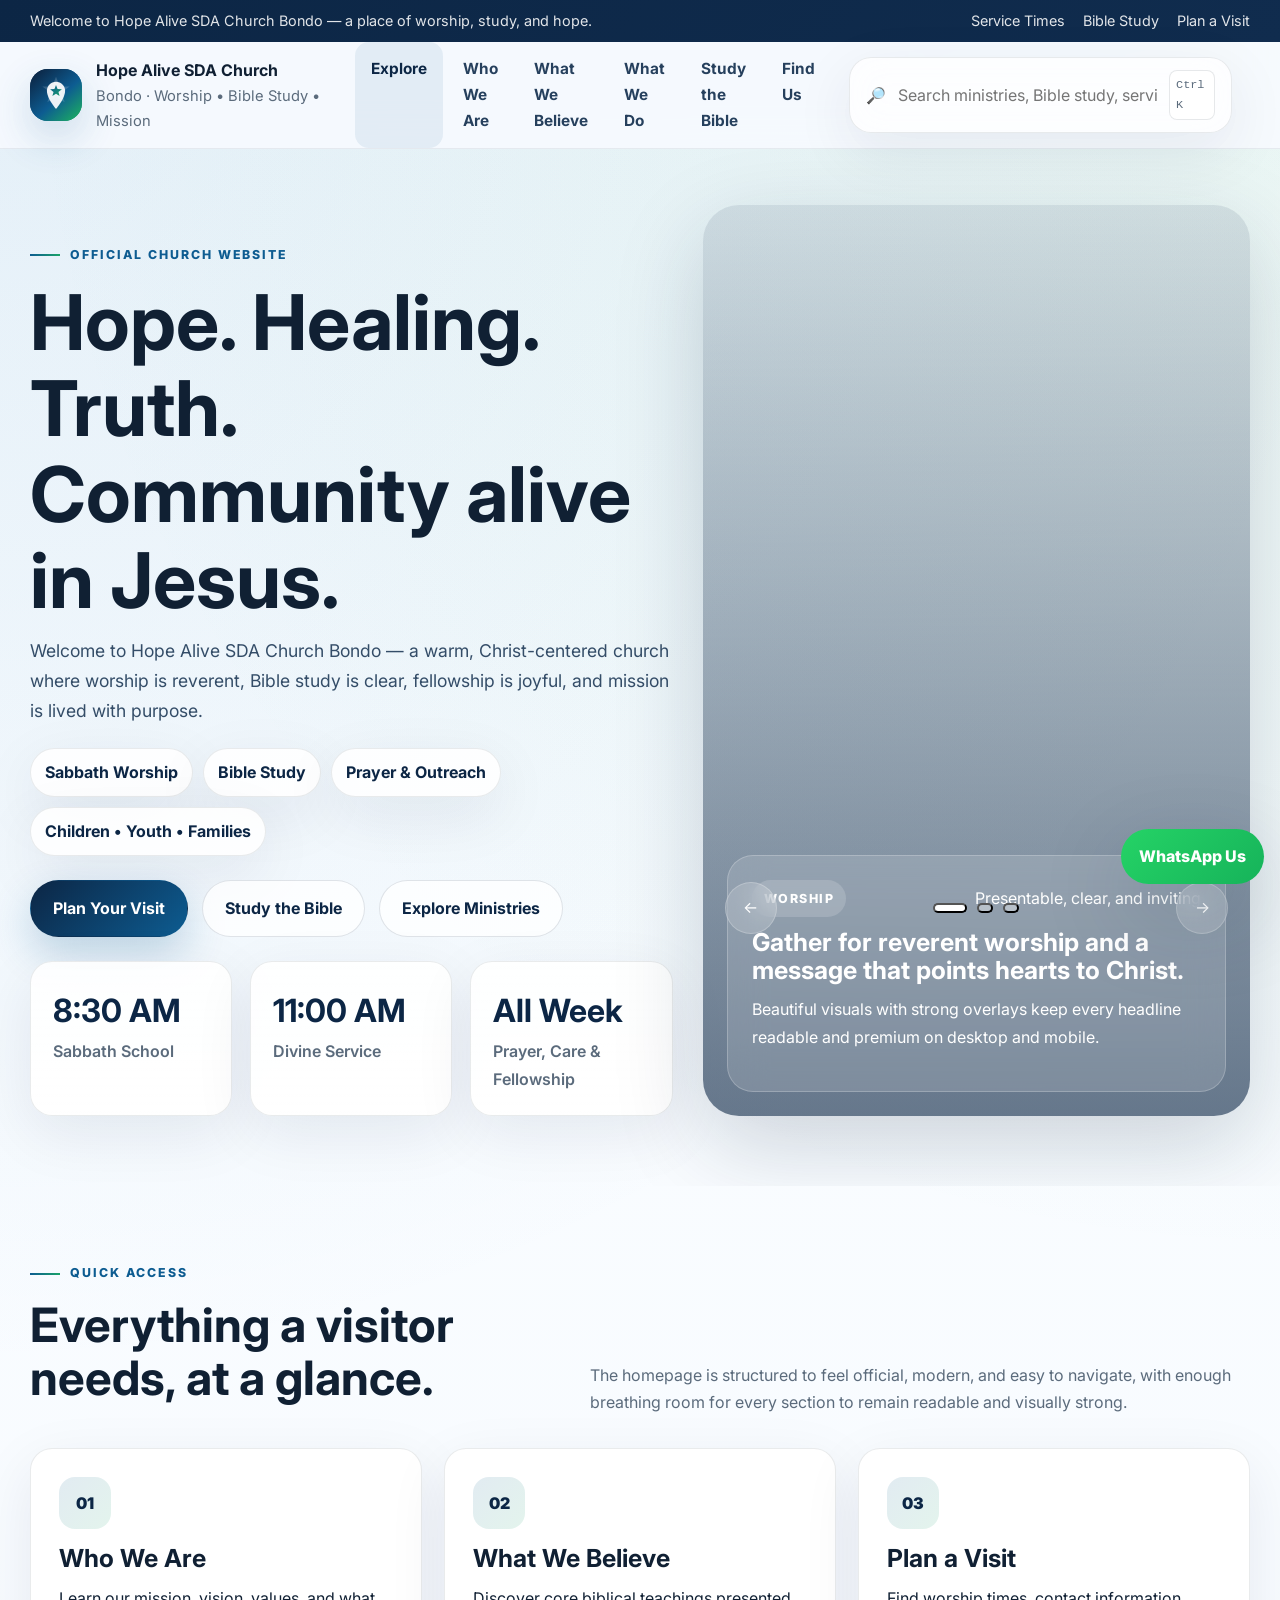
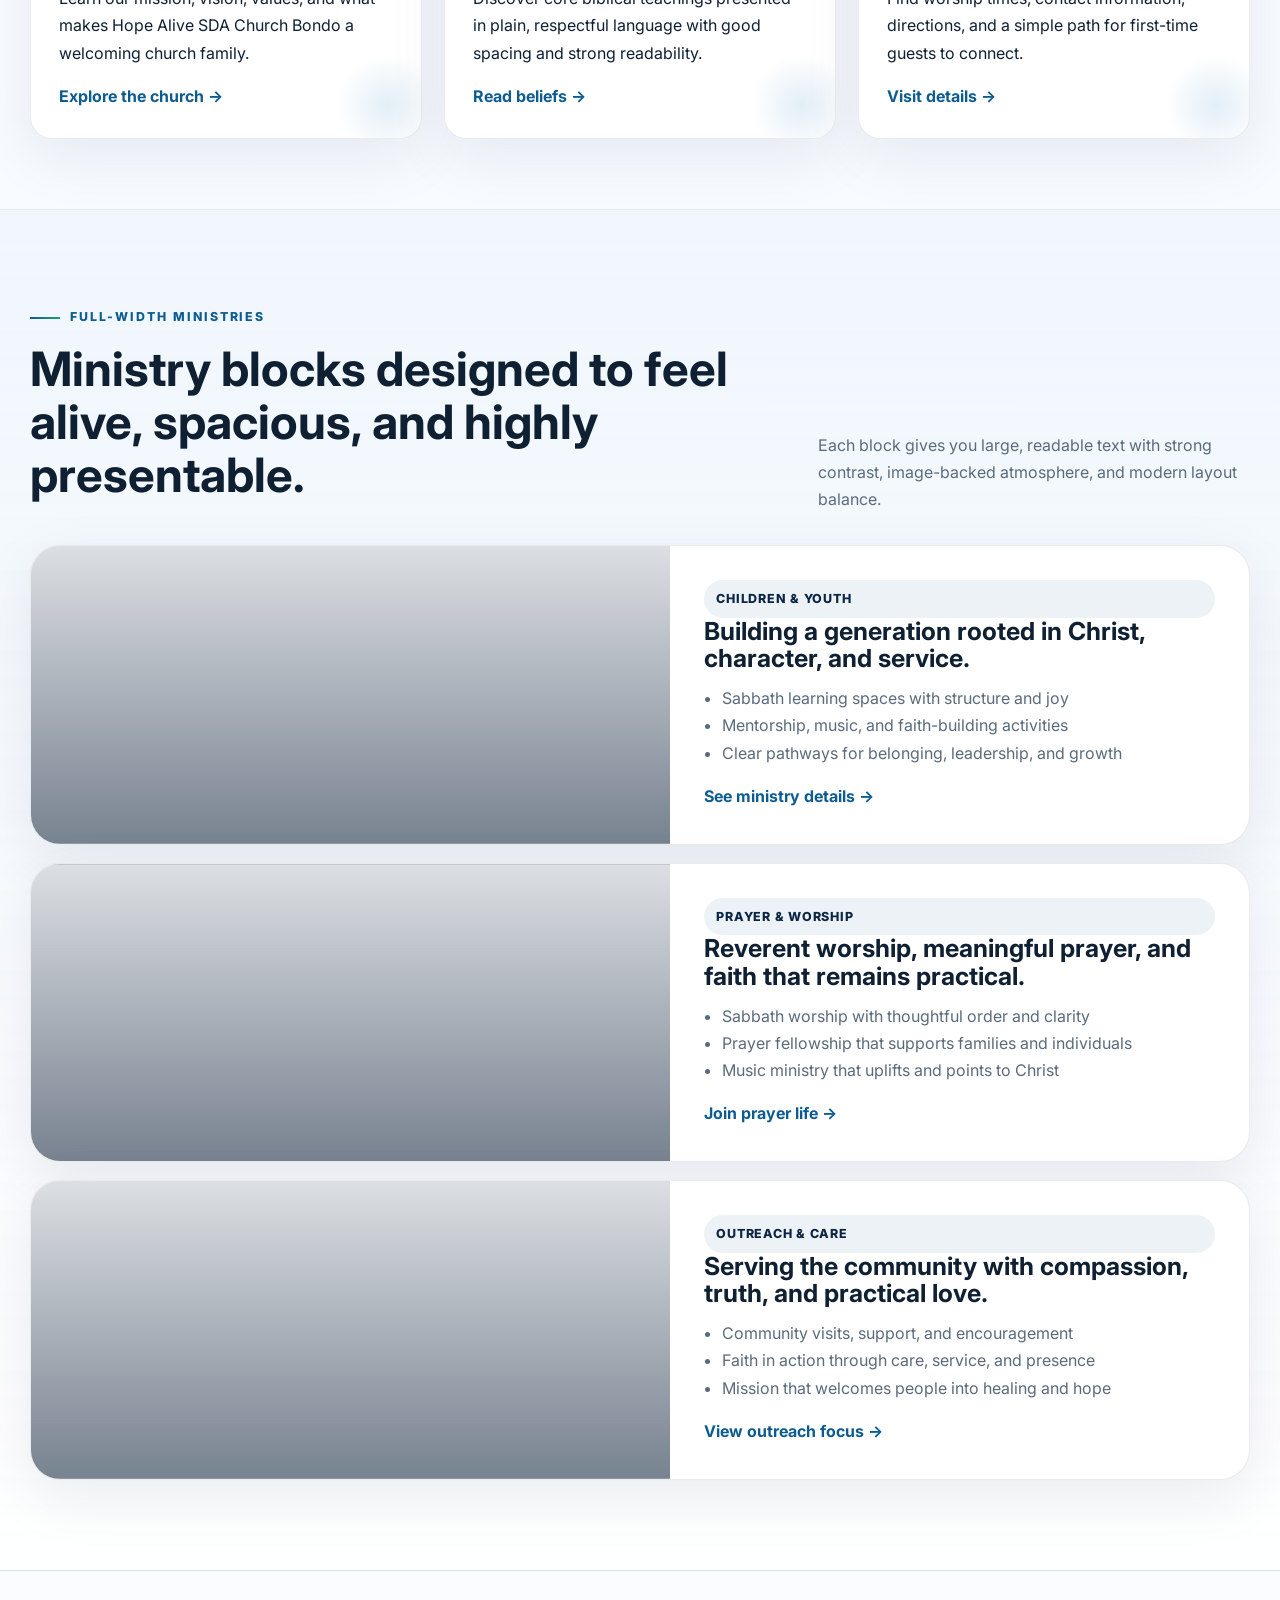
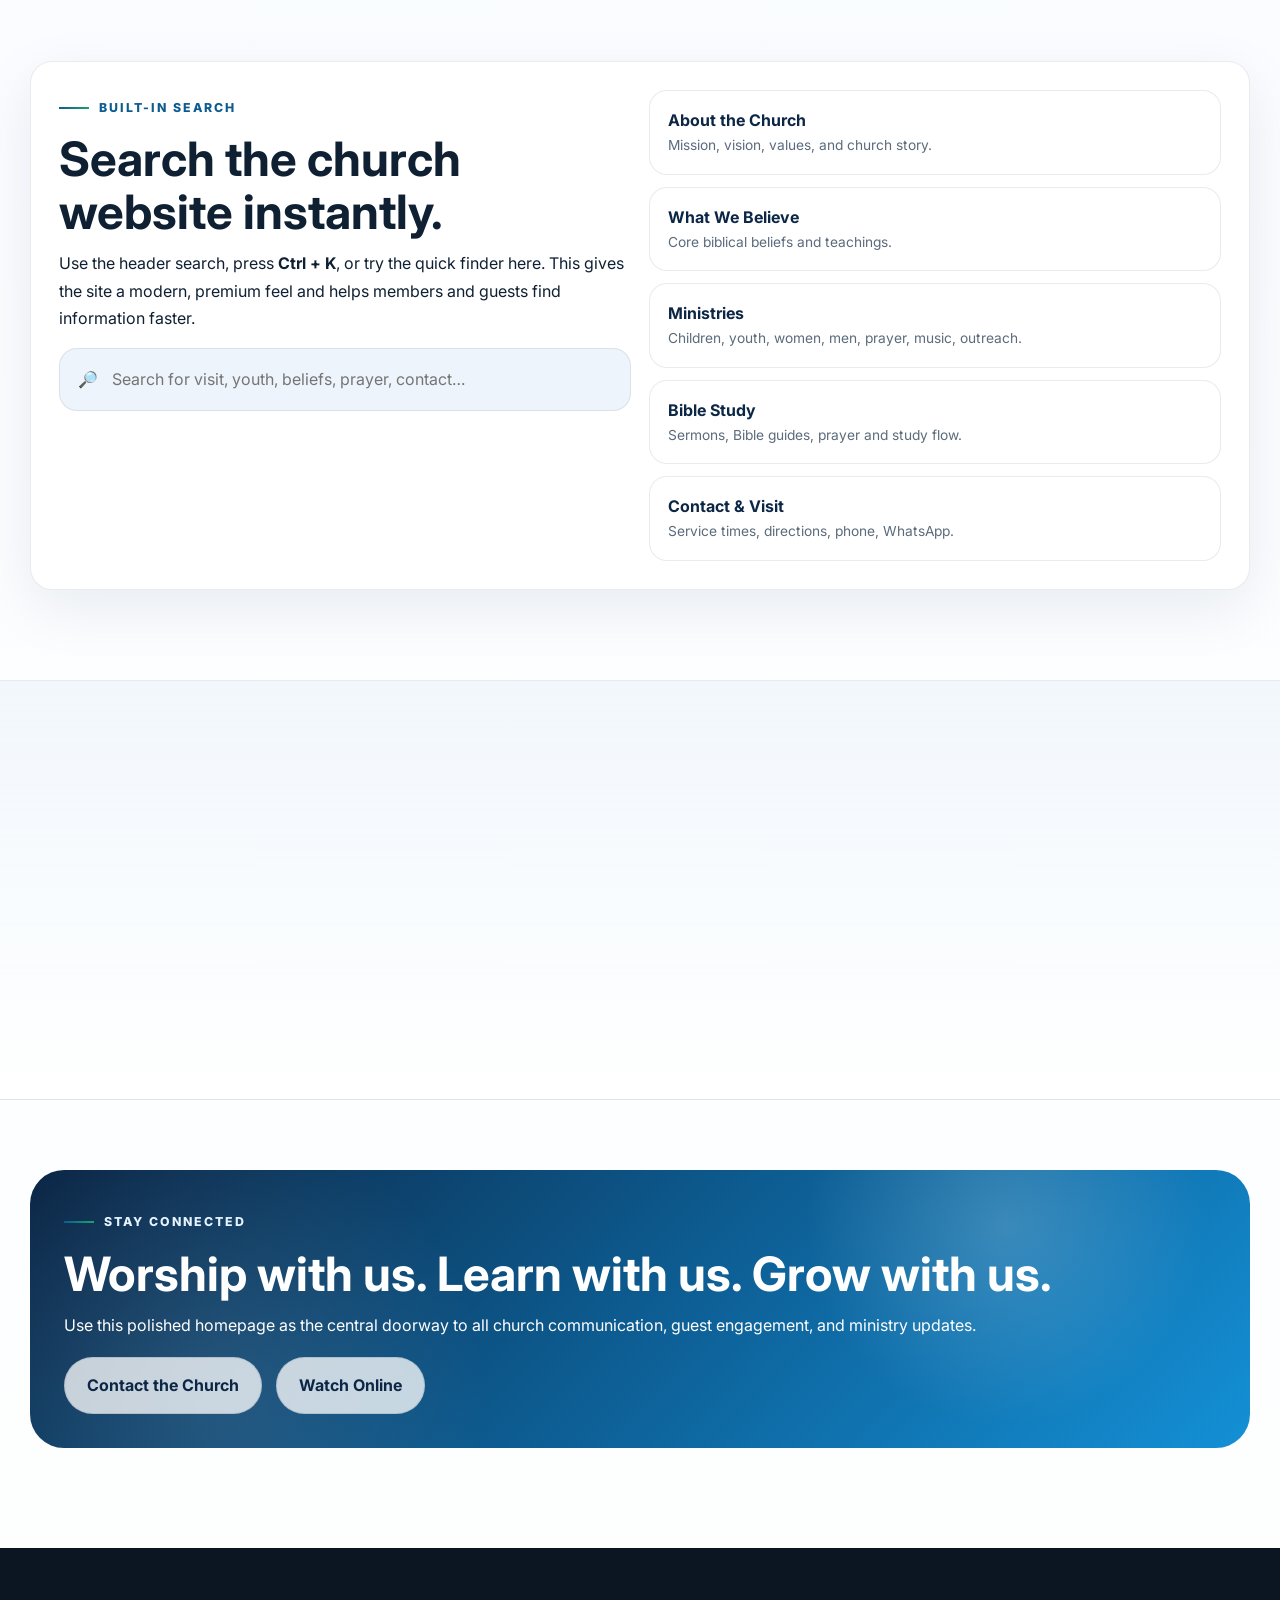
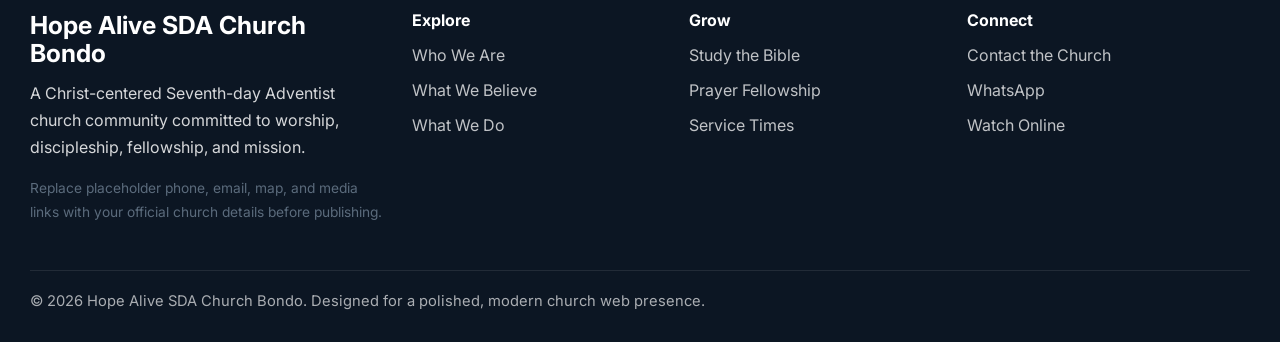
<file: index.html>
<!DOCTYPE html>
<html lang="en">
<head>
  <meta charset="UTF-8" />
  <meta name="viewport" content="width=device-width, initial-scale=1.0" />
  <title>Hope Alive SDA Church Bondo | Home</title>
  <meta name="description" content="Hope Alive SDA Church Bondo — a polished, modern church website for worship, Bible study, prayer, mission, and fellowship." />
  <link rel="preconnect" href="https://fonts.googleapis.com">
  <link rel="preconnect" href="https://fonts.gstatic.com" crossorigin>
  <link href="https://fonts.googleapis.com/css2?family=Inter:wght@400;500;600;700;800;900&display=swap" rel="stylesheet">
  <link rel="stylesheet" href="assets/css/styles.css" />
</head>
<body>

<a class="skip-link" href="#mainContent">Skip to content</a>
<header class="site-header">
  <div class="top-strip">
    <div class="container">
      <div>Welcome to Hope Alive SDA Church Bondo — a place of worship, study, and hope.</div>
      <div class="top-strip-links">
        <a href="contact.html#times">Service Times</a>
        <a href="sermons.html">Bible Study</a>
        <a href="contact.html#visit">Plan a Visit</a>
      </div>
    </div>
  </div>
  <div class="container nav-shell">
    <a class="brand" href="index.html" aria-label="Hope Alive SDA Church Bondo home">
      <img src="assets/img/logo-mark.svg" alt="Hope Alive SDA Church Bondo logo" class="brand-mark" />
      <div class="brand-copy">
        <strong>Hope Alive SDA Church</strong>
        <span>Bondo · Worship • Bible Study • Mission</span>
      </div>
    </a>

    <nav class="main-nav" aria-label="Primary navigation">
      <div class="nav-item has-mega active">
        <a href="index.html">Explore</a>
        <div class="mega-menu glass">
          <div class="mega-menu-inner">
            <div class="mega-feature">
              <p class="eyebrow" style="color:#dfefff;">Welcome</p>
              <h3>Find your way around the church website.</h3>
              <p>Quick access to worship, beliefs, ministries, Bible study, and your next visit.</p>
              <div class="btn-row" style="margin-top:18px;">
                <a class="btn btn-secondary" href="contact.html#visit">Plan a Visit</a>
                <a class="btn btn-secondary" href="sermons.html">Start Studying</a>
              </div>
            </div>
            <div class="mega-column">
              <h4>Who We Are</h4>
              <a class="mega-link" href="about.html"><strong>Church Story</strong><small>Mission, vision, values, and identity.</small></a>
              <a class="mega-link" href="about.html#leadership"><strong>Leadership & Care</strong><small>How we support worship and discipleship.</small></a>
              <a class="mega-link" href="contact.html#times"><strong>Service Times</strong><small>Sabbath worship and fellowship flow.</small></a>
            </div>
            <div class="mega-column">
              <h4>Grow in Faith</h4>
              <a class="mega-link" href="beliefs.html"><strong>Core Beliefs</strong><small>Biblical teachings that guide our faith.</small></a>
              <a class="mega-link" href="sermons.html#study-guides"><strong>Study Guides</strong><small>Simple pathways to read and understand Scripture.</small></a>
              <a class="mega-link" href="ministries.html#prayer"><strong>Prayer Life</strong><small>Prayer-centered church rhythms and fellowship.</small></a>
            </div>
            <div class="mega-column">
              <h4>Serve & Connect</h4>
              <a class="mega-link" href="ministries.html"><strong>Ministries</strong><small>Children, youth, families, music, and outreach.</small></a>
              <a class="mega-link" href="ministries.html#outreach"><strong>Community Mission</strong><small>Practical service with spiritual impact.</small></a>
              <a class="mega-link" href="contact.html"><strong>Contact Us</strong><small>Phone, WhatsApp, email, and location details.</small></a>
            </div>
          </div>
        </div>
      </div>
      <a class="nav-item " href="about.html">Who We Are</a>
      <a class="nav-item " href="beliefs.html">What We Believe</a>
      <a class="nav-item " href="ministries.html">What We Do</a>
      <a class="nav-item " href="sermons.html">Study the Bible</a>
      <a class="nav-item " href="contact.html">Find Us</a>
    </nav>

    <label class="search-inline glass" aria-label="Search site">
      <span>🔎</span>
      <input id="desktopSearchInput" type="text" placeholder="Search ministries, Bible study, service times…" />
      <kbd>Ctrl K</kbd>
    </label>

    <button class="search-toggle" id="searchToggle" aria-label="Open search">🔎</button>
    <button class="menu-toggle" id="menuToggle" aria-label="Open menu">☰</button>
  </div>
</header>
<div class="mobile-drawer" id="mobileDrawer" aria-hidden="true">
  <div class="mobile-panel">
    <div style="display:flex;align-items:center;justify-content:space-between;gap:12px;">
      <div>
        <strong>Menu</strong>
        <div class="badge-note">Hope Alive SDA Church Bondo</div>
      </div>
      <button class="menu-toggle" id="closeDrawer" style="display:grid;">✕</button>
    </div>
    <div class="mobile-links">
      <a href="index.html">Home</a>
      <a href="about.html">Who We Are</a>
      <a href="beliefs.html">What We Believe</a>
      <a href="ministries.html">What We Do</a>
      <a href="sermons.html">Study the Bible</a>
      <a href="contact.html">Find Us</a>
    </div>
  </div>
</div>
<div class="search-modal" id="searchModal" aria-hidden="true">
  <div class="search-modal-card">
    <div style="display:flex;align-items:center;justify-content:space-between;gap:12px;margin-bottom:12px;">
      <div>
        <strong>Search the website</strong>
        <div class="badge-note">Find pages, ministries, visit information, and study resources.</div>
      </div>
      <button class="menu-toggle" id="closeSearch" style="display:grid;">✕</button>
    </div>
    <label class="command-bar">
      <span>🔎</span>
      <input id="commandInput" type="text" placeholder="Type a keyword like beliefs, prayer, visit, youth, contact…" />
    </label>
    <div class="command-results" id="commandResults"></div>
  </div>
</div>

<main id="mainContent">
  <section class="hero-home">
    <div class="container hero-grid">
      <div class="hero-copy reveal">
        <p class="eyebrow">Official Church Website</p>
        <h1>Hope. Healing. Truth. <br>Community alive in Jesus.</h1>
        <p class="lead">Welcome to Hope Alive SDA Church Bondo — a warm, Christ-centered church where worship is reverent, Bible study is clear, fellowship is joyful, and mission is lived with purpose.</p>
        <div class="hero-badges">
          <span>Sabbath Worship</span>
          <span>Bible Study</span>
          <span>Prayer & Outreach</span>
          <span>Children • Youth • Families</span>
        </div>
        <div class="btn-row">
          <a href="contact.html#visit" class="btn btn-primary">Plan Your Visit</a>
          <a href="sermons.html" class="btn btn-secondary">Study the Bible</a>
          <a href="ministries.html" class="btn btn-secondary">Explore Ministries</a>
        </div>
        <div class="hero-panel-row reveal delay-1">
          <div class="stat-card">
            <strong>8:30 AM</strong>
            <span>Sabbath School</span>
          </div>
          <div class="stat-card">
            <strong>11:00 AM</strong>
            <span>Divine Service</span>
          </div>
          <div class="stat-card">
            <strong>All Week</strong>
            <span>Prayer, Care & Fellowship</span>
          </div>
        </div>
      </div>
      <div class="hero-side reveal delay-1" aria-label="Featured image system">
        <div class="image-system">
          <article class="hero-slide slide-1 active">
            <div class="slide-controls">
              <button class="slide-btn" id="prevSlide" aria-label="Previous slide">←</button>
              <div class="slide-dots">
                <button class="slide-dot active" aria-label="Slide 1"></button>
                <button class="slide-dot" aria-label="Slide 2"></button>
                <button class="slide-dot" aria-label="Slide 3"></button>
              </div>
              <button class="slide-btn" id="nextSlide" aria-label="Next slide">→</button>
            </div>
            <div class="slide-content">
              <div class="slide-top"><span class="slide-tag">Worship</span><span>Presentable, clear, and inviting</span></div>
              <h3>Gather for reverent worship and a message that points hearts to Christ.</h3>
              <p>Beautiful visuals with strong overlays keep every headline readable and premium on desktop and mobile.</p>
            </div>
          </article>
          <article class="hero-slide slide-2">
            <div class="slide-content">
              <div class="slide-top"><span class="slide-tag">Community</span><span>Church family together</span></div>
              <h3>Grow through fellowship, care, service, and intentional discipleship.</h3>
              <p>Use this space later for real Hope Alive church photos for an even stronger identity.</p>
            </div>
          </article>
          <article class="hero-slide slide-3">
            <div class="slide-content">
              <div class="slide-top"><span class="slide-tag">Bible Study</span><span>Truth with clarity</span></div>
              <h3>Study the Bible in a simple, welcoming way for members, guests, and seekers.</h3>
              <p>The homepage image system rotates beautifully and keeps content legible with polished caption panels.</p>
            </div>
          </article>
        </div>
      </div>
    </div>
  </section>

  <section class="section tight">
    <div class="container">
      <div class="section-head reveal">
        <div>
          <p class="eyebrow">Quick Access</p>
          <h2>Everything a visitor needs, at a glance.</h2>
        </div>
        <p class="muted">The homepage is structured to feel official, modern, and easy to navigate, with enough breathing room for every section to remain readable and visually strong.</p>
      </div>
      <div class="feature-grid">
        <article class="feature-card reveal">
          <div class="icon">01</div>
          <h3>Who We Are</h3>
          <p>Learn our mission, vision, values, and what makes Hope Alive SDA Church Bondo a welcoming church family.</p>
          <a class="text-link" href="about.html">Explore the church →</a>
        </article>
        <article class="feature-card reveal delay-1">
          <div class="icon">02</div>
          <h3>What We Believe</h3>
          <p>Discover core biblical teachings presented in plain, respectful language with good spacing and strong readability.</p>
          <a class="text-link" href="beliefs.html">Read beliefs →</a>
        </article>
        <article class="feature-card reveal delay-2">
          <div class="icon">03</div>
          <h3>Plan a Visit</h3>
          <p>Find worship times, contact information, directions, and a simple path for first-time guests to connect.</p>
          <a class="text-link" href="contact.html#visit">Visit details →</a>
        </article>
      </div>
    </div>
  </section>

  <section class="section light-section">
    <div class="container">
      <div class="section-head reveal">
        <div>
          <p class="eyebrow">Full-Width Ministries</p>
          <h2>Ministry blocks designed to feel alive, spacious, and highly presentable.</h2>
        </div>
        <p class="muted">Each block gives you large, readable text with strong contrast, image-backed atmosphere, and modern layout balance.</p>
      </div>
      <div class="ministry-band">
        <article class="ministry-row reveal">
          <div class="ministry-media" role="img" aria-label="Children and youth ministry visual"></div>
          <div class="ministry-copy">
            <span class="pill">Children & Youth</span>
            <h3>Building a generation rooted in Christ, character, and service.</h3>
            <ul>
              <li>Sabbath learning spaces with structure and joy</li>
              <li>Mentorship, music, and faith-building activities</li>
              <li>Clear pathways for belonging, leadership, and growth</li>
            </ul>
            <a class="text-link" href="ministries.html">See ministry details →</a>
          </div>
        </article>
        <article class="ministry-row reveal delay-1">
          <div class="ministry-media" role="img" aria-label="Prayer and worship visual"></div>
          <div class="ministry-copy">
            <span class="pill">Prayer & Worship</span>
            <h3>Reverent worship, meaningful prayer, and faith that remains practical.</h3>
            <ul>
              <li>Sabbath worship with thoughtful order and clarity</li>
              <li>Prayer fellowship that supports families and individuals</li>
              <li>Music ministry that uplifts and points to Christ</li>
            </ul>
            <a class="text-link" href="ministries.html#prayer">Join prayer life →</a>
          </div>
        </article>
        <article class="ministry-row reveal delay-2">
          <div class="ministry-media" role="img" aria-label="Outreach ministry visual"></div>
          <div class="ministry-copy">
            <span class="pill">Outreach & Care</span>
            <h3>Serving the community with compassion, truth, and practical love.</h3>
            <ul>
              <li>Community visits, support, and encouragement</li>
              <li>Faith in action through care, service, and presence</li>
              <li>Mission that welcomes people into healing and hope</li>
            </ul>
            <a class="text-link" href="ministries.html#outreach">View outreach focus →</a>
          </div>
        </article>
      </div>
    </div>
  </section>

  <section class="section">
    <div class="container search-panel reveal">
      <div>
        <p class="eyebrow">Built-In Search</p>
        <h2>Search the church website instantly.</h2>
        <p>Use the header search, press <strong>Ctrl + K</strong>, or try the quick finder here. This gives the site a modern, premium feel and helps members and guests find information faster.</p>
        <label class="search-box" aria-label="Quick search">
          <span>🔎</span>
          <input id="quickSearchInput" type="text" placeholder="Search for visit, youth, beliefs, prayer, contact…">
        </label>
      </div>
      <div>
        <div class="search-results" id="quickResults"></div>
      </div>
    </div>
  </section>

  <section class="section light-section">
    <div class="container story-grid">
      <article class="story-card reveal">
        <p class="eyebrow">Why This Design Works</p>
        <h3>Readable text on every page</h3>
        <p>Headings are bold, body text has proper line height, sections are spaced generously, and overlays protect text visibility on image sections.</p>
      </article>
      <article class="story-card reveal delay-1">
        <p class="eyebrow">Modern Features</p>
        <h3>Mega-menu, search modal, polished hero slider, and mobile-first layout</h3>
        <p>The site feels current without becoming cluttered. It is elegant, practical, and easy to update with real ministry content later.</p>
      </article>
    </div>
  </section>

  <section class="section tight">
    <div class="container cta-banner reveal">
      <p class="eyebrow" style="color:#e4f3ff;">Stay Connected</p>
      <h2>Worship with us. Learn with us. Grow with us.</h2>
      <p>Use this polished homepage as the central doorway to all church communication, guest engagement, and ministry updates.</p>
      <div class="btn-row" style="margin-top:18px;">
        <a class="btn btn-secondary" href="contact.html">Contact the Church</a>
        <a class="btn btn-secondary" href="https://www.youtube.com/" target="_blank" rel="noopener">Watch Online</a>
      </div>
    </div>
  </section>
</main>

<footer class="footer">
  <div class="container footer-grid">
    <div>
      <h3>Hope Alive SDA Church Bondo</h3>
      <p>A Christ-centered Seventh-day Adventist church community committed to worship, discipleship, fellowship, and mission.</p>
      <p class="badge-note">Replace placeholder phone, email, map, and media links with your official church details before publishing.</p>
    </div>
    <div>
      <h4>Explore</h4>
      <a href="about.html">Who We Are</a>
      <a href="beliefs.html">What We Believe</a>
      <a href="ministries.html">What We Do</a>
    </div>
    <div>
      <h4>Grow</h4>
      <a href="sermons.html">Study the Bible</a>
      <a href="ministries.html#prayer">Prayer Fellowship</a>
      <a href="contact.html#times">Service Times</a>
    </div>
    <div>
      <h4>Connect</h4>
      <a href="contact.html">Contact the Church</a>
      <a href="https://wa.me/254700000000" target="_blank" rel="noopener">WhatsApp</a>
      <a href="https://www.youtube.com/" target="_blank" rel="noopener">Watch Online</a>
    </div>
  </div>
  <div class="container footer-bottom">© 2026 Hope Alive SDA Church Bondo. Designed for a polished, modern church web presence.</div>
</footer>
<a class="whatsapp-float" href="https://wa.me/254700000000" target="_blank" rel="noopener">WhatsApp Us</a>
<script src="assets/js/main.js"></script>

</body>
</html>
</file>
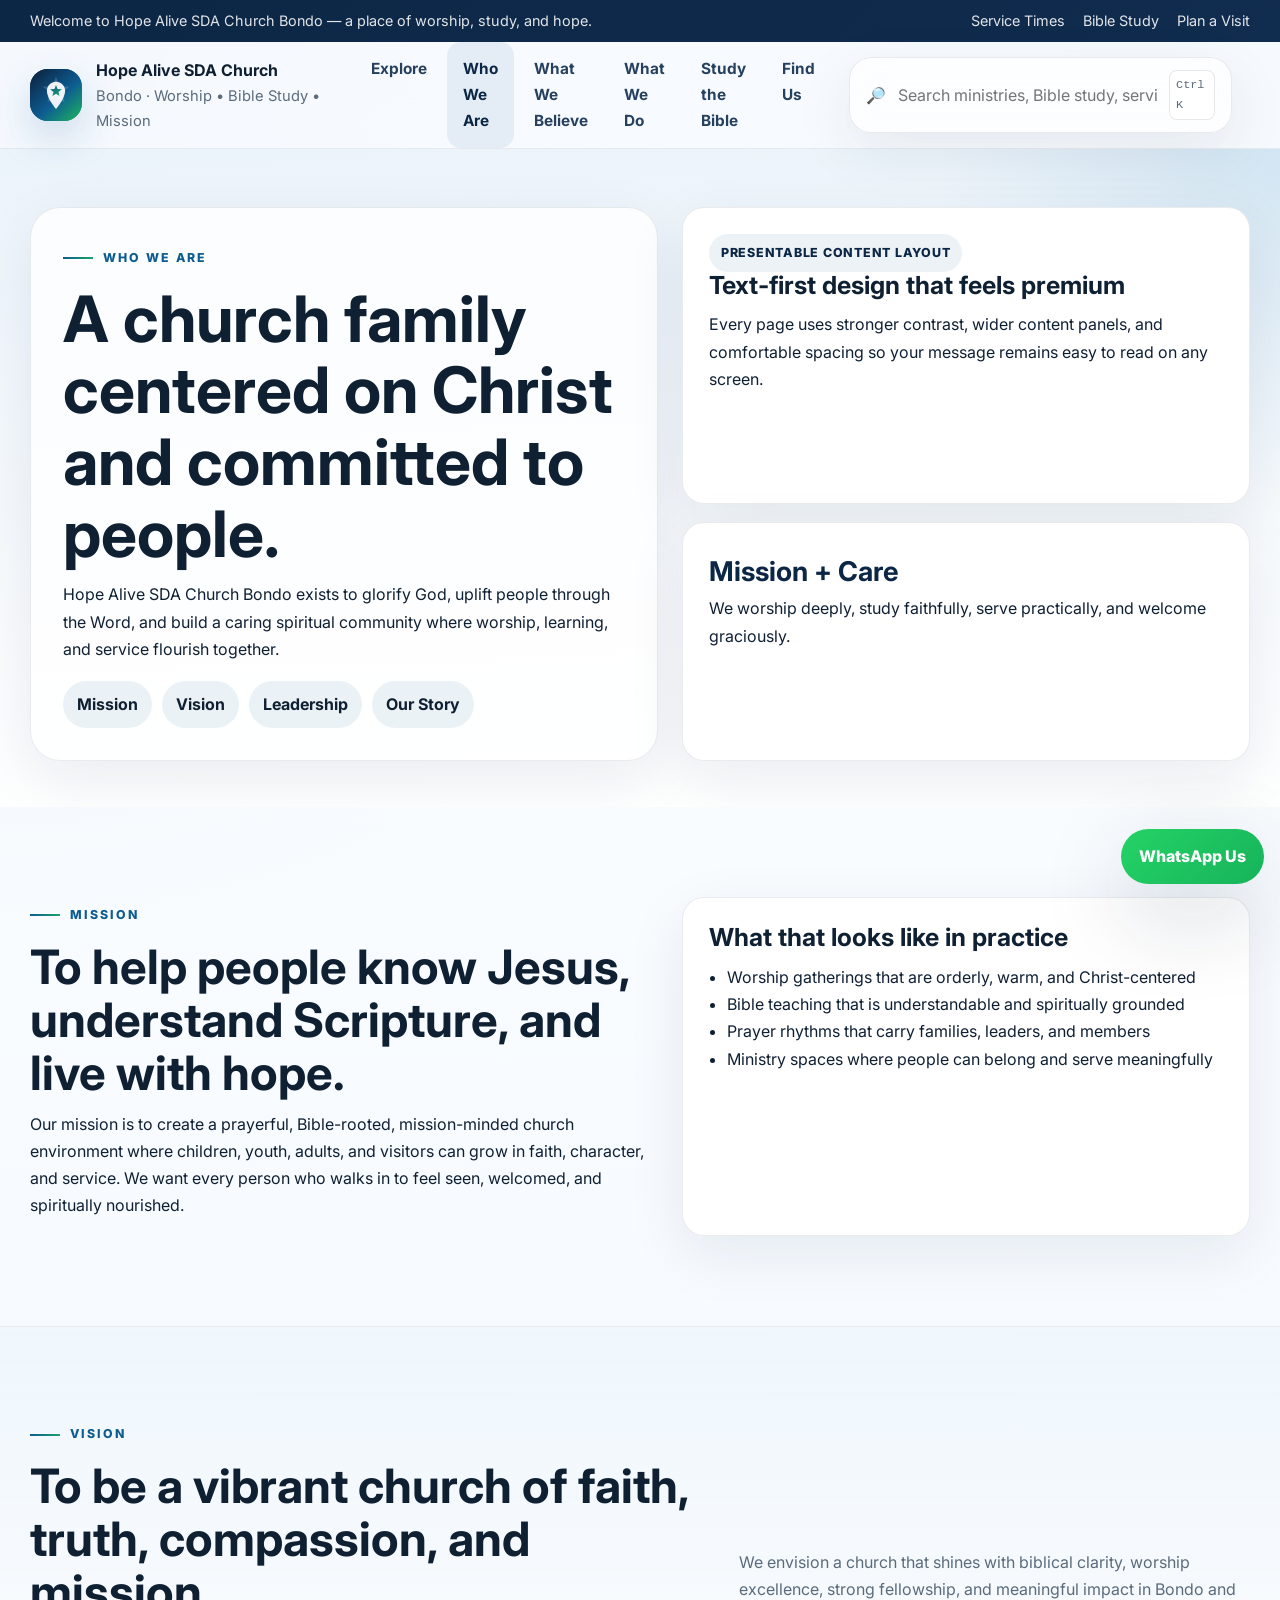
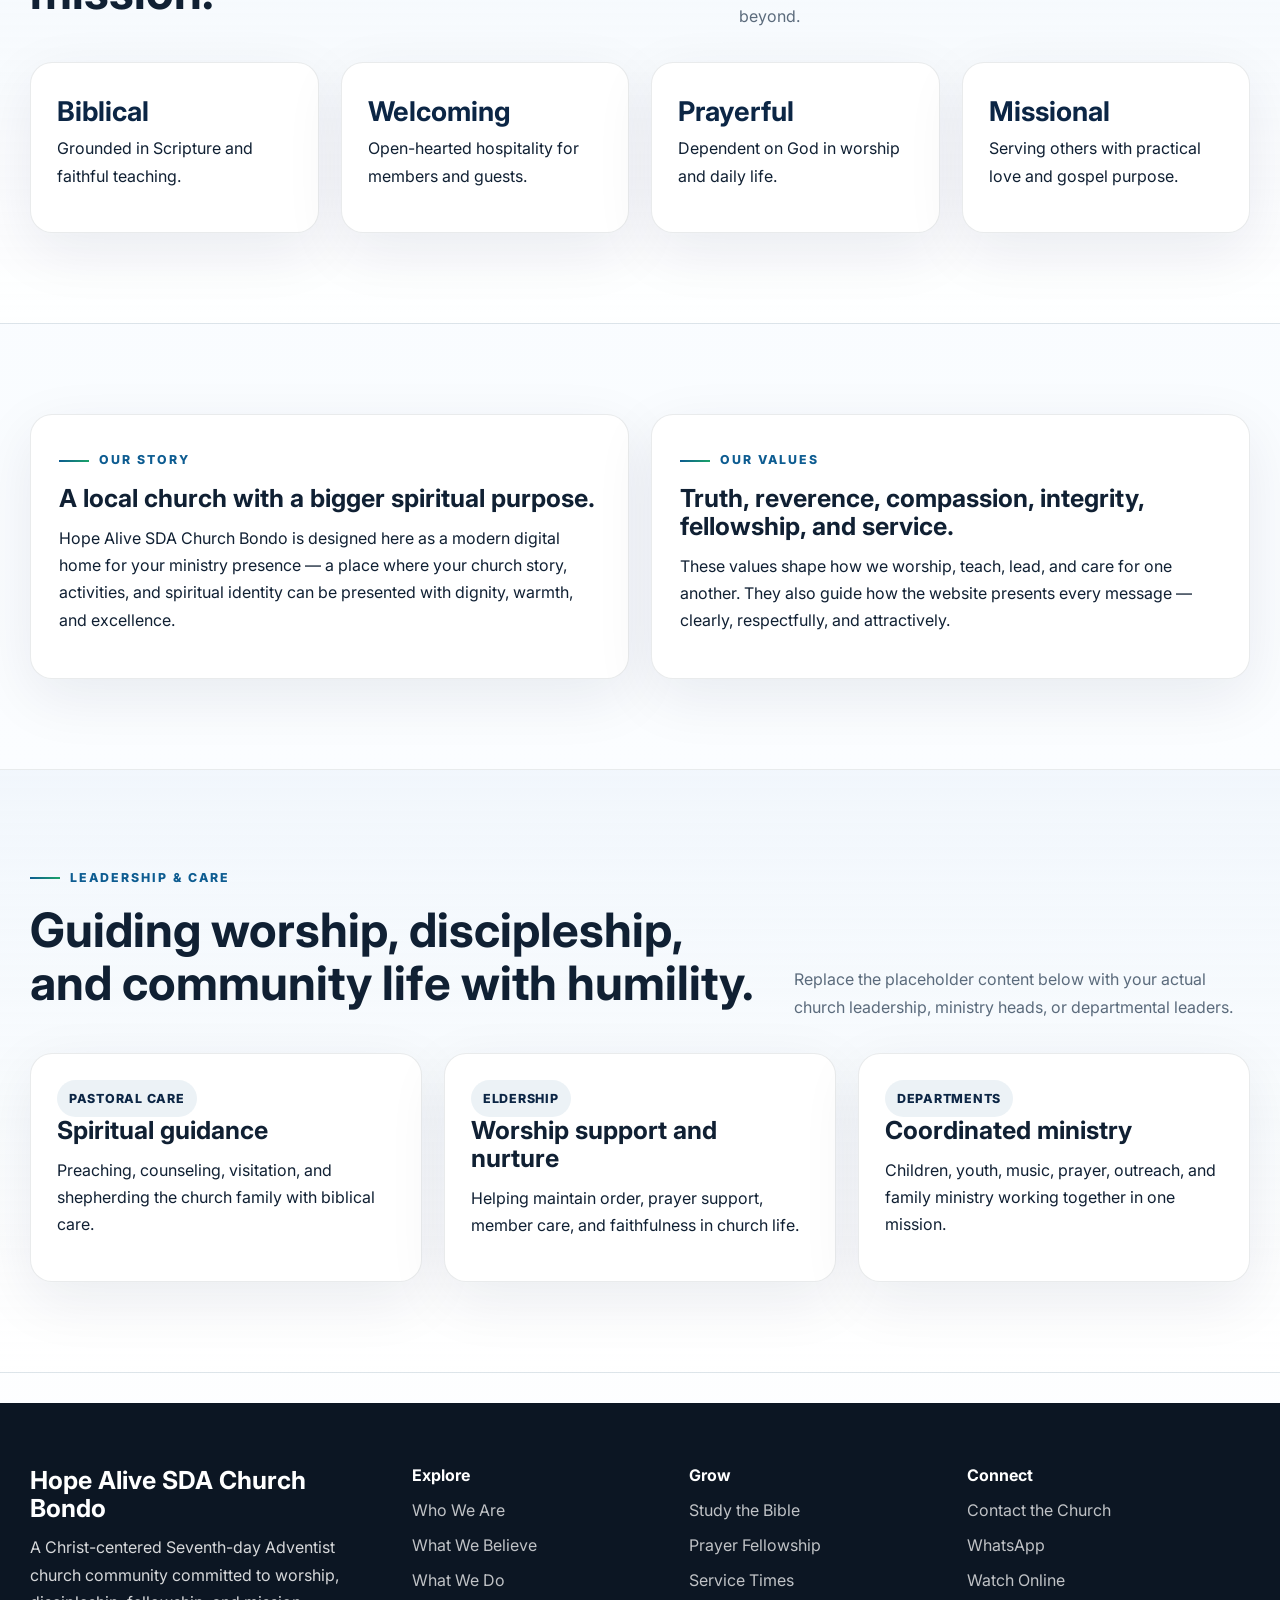
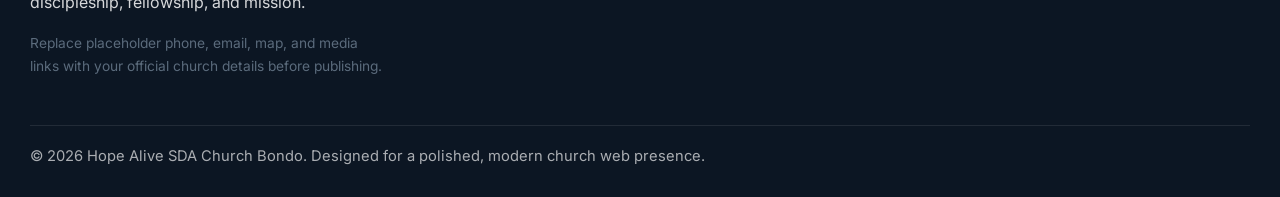
<file: about.html>
<!DOCTYPE html>
<html lang="en">
<head>
  <meta charset="UTF-8" />
  <meta name="viewport" content="width=device-width, initial-scale=1.0" />
  <title>Who We Are | Hope Alive SDA Church Bondo</title>
  <meta name="description" content="Learn about Hope Alive SDA Church Bondo, our mission, vision, values, and the story behind our Christ-centered church community." />
  <link rel="preconnect" href="https://fonts.googleapis.com">
  <link rel="preconnect" href="https://fonts.gstatic.com" crossorigin>
  <link href="https://fonts.googleapis.com/css2?family=Inter:wght@400;500;600;700;800;900&display=swap" rel="stylesheet">
  <link rel="stylesheet" href="assets/css/styles.css" />
</head>
<body>

<a class="skip-link" href="#mainContent">Skip to content</a>
<header class="site-header">
  <div class="top-strip">
    <div class="container">
      <div>Welcome to Hope Alive SDA Church Bondo — a place of worship, study, and hope.</div>
      <div class="top-strip-links">
        <a href="contact.html#times">Service Times</a>
        <a href="sermons.html">Bible Study</a>
        <a href="contact.html#visit">Plan a Visit</a>
      </div>
    </div>
  </div>
  <div class="container nav-shell">
    <a class="brand" href="index.html" aria-label="Hope Alive SDA Church Bondo home">
      <img src="assets/img/logo-mark.svg" alt="Hope Alive SDA Church Bondo logo" class="brand-mark" />
      <div class="brand-copy">
        <strong>Hope Alive SDA Church</strong>
        <span>Bondo · Worship • Bible Study • Mission</span>
      </div>
    </a>

    <nav class="main-nav" aria-label="Primary navigation">
      <div class="nav-item has-mega ">
        <a href="index.html">Explore</a>
        <div class="mega-menu glass">
          <div class="mega-menu-inner">
            <div class="mega-feature">
              <p class="eyebrow" style="color:#dfefff;">Welcome</p>
              <h3>Find your way around the church website.</h3>
              <p>Quick access to worship, beliefs, ministries, Bible study, and your next visit.</p>
              <div class="btn-row" style="margin-top:18px;">
                <a class="btn btn-secondary" href="contact.html#visit">Plan a Visit</a>
                <a class="btn btn-secondary" href="sermons.html">Start Studying</a>
              </div>
            </div>
            <div class="mega-column">
              <h4>Who We Are</h4>
              <a class="mega-link" href="about.html"><strong>Church Story</strong><small>Mission, vision, values, and identity.</small></a>
              <a class="mega-link" href="about.html#leadership"><strong>Leadership & Care</strong><small>How we support worship and discipleship.</small></a>
              <a class="mega-link" href="contact.html#times"><strong>Service Times</strong><small>Sabbath worship and fellowship flow.</small></a>
            </div>
            <div class="mega-column">
              <h4>Grow in Faith</h4>
              <a class="mega-link" href="beliefs.html"><strong>Core Beliefs</strong><small>Biblical teachings that guide our faith.</small></a>
              <a class="mega-link" href="sermons.html#study-guides"><strong>Study Guides</strong><small>Simple pathways to read and understand Scripture.</small></a>
              <a class="mega-link" href="ministries.html#prayer"><strong>Prayer Life</strong><small>Prayer-centered church rhythms and fellowship.</small></a>
            </div>
            <div class="mega-column">
              <h4>Serve & Connect</h4>
              <a class="mega-link" href="ministries.html"><strong>Ministries</strong><small>Children, youth, families, music, and outreach.</small></a>
              <a class="mega-link" href="ministries.html#outreach"><strong>Community Mission</strong><small>Practical service with spiritual impact.</small></a>
              <a class="mega-link" href="contact.html"><strong>Contact Us</strong><small>Phone, WhatsApp, email, and location details.</small></a>
            </div>
          </div>
        </div>
      </div>
      <a class="nav-item active" href="about.html">Who We Are</a>
      <a class="nav-item " href="beliefs.html">What We Believe</a>
      <a class="nav-item " href="ministries.html">What We Do</a>
      <a class="nav-item " href="sermons.html">Study the Bible</a>
      <a class="nav-item " href="contact.html">Find Us</a>
    </nav>

    <label class="search-inline glass" aria-label="Search site">
      <span>🔎</span>
      <input id="desktopSearchInput" type="text" placeholder="Search ministries, Bible study, service times…" />
      <kbd>Ctrl K</kbd>
    </label>

    <button class="search-toggle" id="searchToggle" aria-label="Open search">🔎</button>
    <button class="menu-toggle" id="menuToggle" aria-label="Open menu">☰</button>
  </div>
</header>
<div class="mobile-drawer" id="mobileDrawer" aria-hidden="true">
  <div class="mobile-panel">
    <div style="display:flex;align-items:center;justify-content:space-between;gap:12px;">
      <div>
        <strong>Menu</strong>
        <div class="badge-note">Hope Alive SDA Church Bondo</div>
      </div>
      <button class="menu-toggle" id="closeDrawer" style="display:grid;">✕</button>
    </div>
    <div class="mobile-links">
      <a href="index.html">Home</a>
      <a href="about.html">Who We Are</a>
      <a href="beliefs.html">What We Believe</a>
      <a href="ministries.html">What We Do</a>
      <a href="sermons.html">Study the Bible</a>
      <a href="contact.html">Find Us</a>
    </div>
  </div>
</div>
<div class="search-modal" id="searchModal" aria-hidden="true">
  <div class="search-modal-card">
    <div style="display:flex;align-items:center;justify-content:space-between;gap:12px;margin-bottom:12px;">
      <div>
        <strong>Search the website</strong>
        <div class="badge-note">Find pages, ministries, visit information, and study resources.</div>
      </div>
      <button class="menu-toggle" id="closeSearch" style="display:grid;">✕</button>
    </div>
    <label class="command-bar">
      <span>🔎</span>
      <input id="commandInput" type="text" placeholder="Type a keyword like beliefs, prayer, visit, youth, contact…" />
    </label>
    <div class="command-results" id="commandResults"></div>
  </div>
</div>

<main id="mainContent">
  <section class="page-hero">
    <div class="container two-col">
      <div class="hero-slab reveal">
        <p class="eyebrow">Who We Are</p>
        <h1 style="font-size:clamp(2.4rem,5vw,4.4rem);">A church family centered on Christ and committed to people.</h1>
        <p>Hope Alive SDA Church Bondo exists to glorify God, uplift people through the Word, and build a caring spiritual community where worship, learning, and service flourish together.</p>
        <div class="page-nav">
          <a href="#mission">Mission</a>
          <a href="#vision">Vision</a>
          <a href="#leadership">Leadership</a>
          <a href="#story">Our Story</a>
        </div>
      </div>
      <div class="panel-list reveal delay-1">
        <div class="info-card">
          <span class="pill">Presentable Content Layout</span>
          <h3>Text-first design that feels premium</h3>
          <p>Every page uses stronger contrast, wider content panels, and comfortable spacing so your message remains easy to read on any screen.</p>
        </div>
        <div class="info-card">
          <strong class="kpi">Mission + Care</strong>
          <p>We worship deeply, study faithfully, serve practically, and welcome graciously.</p>
        </div>
      </div>
    </div>
  </section>

  <section class="section" id="mission">
    <div class="container two-col">
      <div class="reveal">
        <p class="eyebrow">Mission</p>
        <h2>To help people know Jesus, understand Scripture, and live with hope.</h2>
        <p>Our mission is to create a prayerful, Bible-rooted, mission-minded church environment where children, youth, adults, and visitors can grow in faith, character, and service. We want every person who walks in to feel seen, welcomed, and spiritually nourished.</p>
      </div>
      <div class="info-card reveal delay-1">
        <h3>What that looks like in practice</h3>
        <ul>
          <li>Worship gatherings that are orderly, warm, and Christ-centered</li>
          <li>Bible teaching that is understandable and spiritually grounded</li>
          <li>Prayer rhythms that carry families, leaders, and members</li>
          <li>Ministry spaces where people can belong and serve meaningfully</li>
        </ul>
      </div>
    </div>
  </section>

  <section class="section light-section" id="vision">
    <div class="container">
      <div class="section-head reveal">
        <div>
          <p class="eyebrow">Vision</p>
          <h2>To be a vibrant church of faith, truth, compassion, and mission.</h2>
        </div>
        <p class="muted">We envision a church that shines with biblical clarity, worship excellence, strong fellowship, and meaningful impact in Bondo and beyond.</p>
      </div>
      <div class="stats-grid">
        <div class="info-card reveal"><strong class="kpi">Biblical</strong><p>Grounded in Scripture and faithful teaching.</p></div>
        <div class="info-card reveal delay-1"><strong class="kpi">Welcoming</strong><p>Open-hearted hospitality for members and guests.</p></div>
        <div class="info-card reveal delay-2"><strong class="kpi">Prayerful</strong><p>Dependent on God in worship and daily life.</p></div>
        <div class="info-card reveal delay-3"><strong class="kpi">Missional</strong><p>Serving others with practical love and gospel purpose.</p></div>
      </div>
    </div>
  </section>

  <section class="section" id="story">
    <div class="container story-grid">
      <article class="story-card reveal">
        <p class="eyebrow">Our Story</p>
        <h3>A local church with a bigger spiritual purpose.</h3>
        <p>Hope Alive SDA Church Bondo is designed here as a modern digital home for your ministry presence — a place where your church story, activities, and spiritual identity can be presented with dignity, warmth, and excellence.</p>
      </article>
      <article class="story-card reveal delay-1">
        <p class="eyebrow">Our Values</p>
        <h3>Truth, reverence, compassion, integrity, fellowship, and service.</h3>
        <p>These values shape how we worship, teach, lead, and care for one another. They also guide how the website presents every message — clearly, respectfully, and attractively.</p>
      </article>
    </div>
  </section>

  <section class="section light-section" id="leadership">
    <div class="container">
      <div class="section-head reveal">
        <div>
          <p class="eyebrow">Leadership & Care</p>
          <h2>Guiding worship, discipleship, and community life with humility.</h2>
        </div>
        <p class="muted">Replace the placeholder content below with your actual church leadership, ministry heads, or departmental leaders.</p>
      </div>
      <div class="service-grid">
        <div class="info-card reveal">
          <span class="pill">Pastoral Care</span>
          <h3>Spiritual guidance</h3>
          <p>Preaching, counseling, visitation, and shepherding the church family with biblical care.</p>
        </div>
        <div class="info-card reveal delay-1">
          <span class="pill">Eldership</span>
          <h3>Worship support and nurture</h3>
          <p>Helping maintain order, prayer support, member care, and faithfulness in church life.</p>
        </div>
        <div class="info-card reveal delay-2">
          <span class="pill">Departments</span>
          <h3>Coordinated ministry</h3>
          <p>Children, youth, music, prayer, outreach, and family ministry working together in one mission.</p>
        </div>
      </div>
    </div>
  </section>
</main>

<footer class="footer">
  <div class="container footer-grid">
    <div>
      <h3>Hope Alive SDA Church Bondo</h3>
      <p>A Christ-centered Seventh-day Adventist church community committed to worship, discipleship, fellowship, and mission.</p>
      <p class="badge-note">Replace placeholder phone, email, map, and media links with your official church details before publishing.</p>
    </div>
    <div>
      <h4>Explore</h4>
      <a href="about.html">Who We Are</a>
      <a href="beliefs.html">What We Believe</a>
      <a href="ministries.html">What We Do</a>
    </div>
    <div>
      <h4>Grow</h4>
      <a href="sermons.html">Study the Bible</a>
      <a href="ministries.html#prayer">Prayer Fellowship</a>
      <a href="contact.html#times">Service Times</a>
    </div>
    <div>
      <h4>Connect</h4>
      <a href="contact.html">Contact the Church</a>
      <a href="https://wa.me/254700000000" target="_blank" rel="noopener">WhatsApp</a>
      <a href="https://www.youtube.com/" target="_blank" rel="noopener">Watch Online</a>
    </div>
  </div>
  <div class="container footer-bottom">© 2026 Hope Alive SDA Church Bondo. Designed for a polished, modern church web presence.</div>
</footer>
<a class="whatsapp-float" href="https://wa.me/254700000000" target="_blank" rel="noopener">WhatsApp Us</a>
<script src="assets/js/main.js"></script>

</body>
</html>
</file>
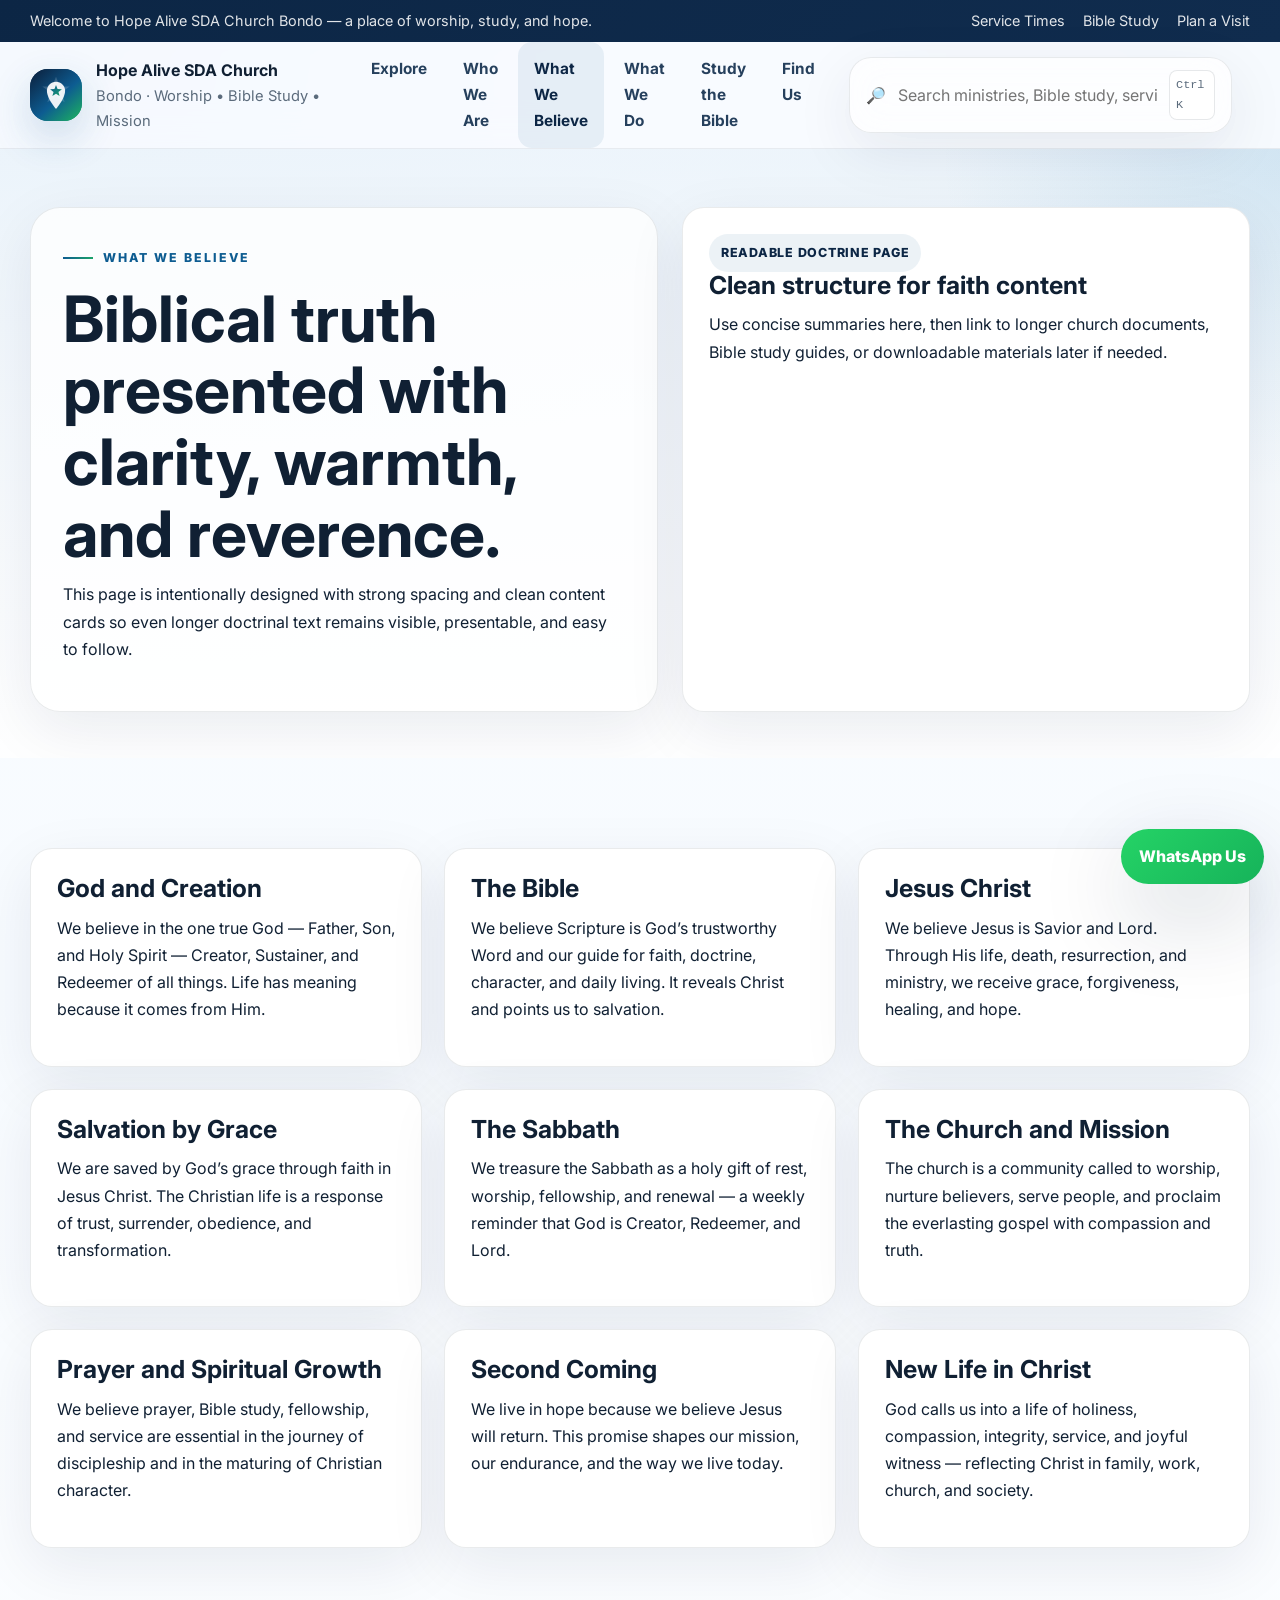
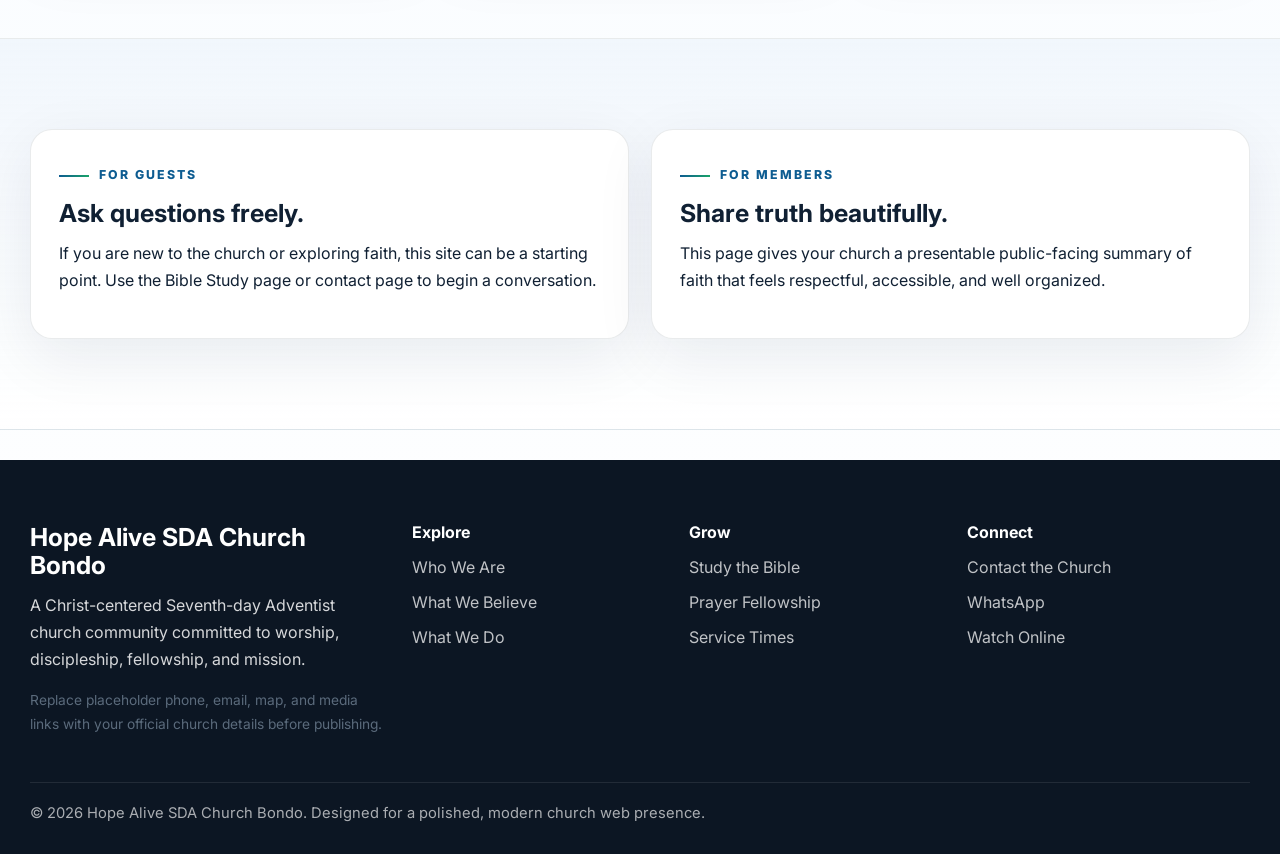
<file: beliefs.html>
<!DOCTYPE html>
<html lang="en">
<head>
  <meta charset="UTF-8" />
  <meta name="viewport" content="width=device-width, initial-scale=1.0" />
  <title>What We Believe | Hope Alive SDA Church Bondo</title>
  <meta name="description" content="Explore the core biblical beliefs shared at Hope Alive SDA Church Bondo in a clean, readable, and welcoming format." />
  <link rel="preconnect" href="https://fonts.googleapis.com">
  <link rel="preconnect" href="https://fonts.gstatic.com" crossorigin>
  <link href="https://fonts.googleapis.com/css2?family=Inter:wght@400;500;600;700;800;900&display=swap" rel="stylesheet">
  <link rel="stylesheet" href="assets/css/styles.css" />
</head>
<body>

<a class="skip-link" href="#mainContent">Skip to content</a>
<header class="site-header">
  <div class="top-strip">
    <div class="container">
      <div>Welcome to Hope Alive SDA Church Bondo — a place of worship, study, and hope.</div>
      <div class="top-strip-links">
        <a href="contact.html#times">Service Times</a>
        <a href="sermons.html">Bible Study</a>
        <a href="contact.html#visit">Plan a Visit</a>
      </div>
    </div>
  </div>
  <div class="container nav-shell">
    <a class="brand" href="index.html" aria-label="Hope Alive SDA Church Bondo home">
      <img src="assets/img/logo-mark.svg" alt="Hope Alive SDA Church Bondo logo" class="brand-mark" />
      <div class="brand-copy">
        <strong>Hope Alive SDA Church</strong>
        <span>Bondo · Worship • Bible Study • Mission</span>
      </div>
    </a>

    <nav class="main-nav" aria-label="Primary navigation">
      <div class="nav-item has-mega ">
        <a href="index.html">Explore</a>
        <div class="mega-menu glass">
          <div class="mega-menu-inner">
            <div class="mega-feature">
              <p class="eyebrow" style="color:#dfefff;">Welcome</p>
              <h3>Find your way around the church website.</h3>
              <p>Quick access to worship, beliefs, ministries, Bible study, and your next visit.</p>
              <div class="btn-row" style="margin-top:18px;">
                <a class="btn btn-secondary" href="contact.html#visit">Plan a Visit</a>
                <a class="btn btn-secondary" href="sermons.html">Start Studying</a>
              </div>
            </div>
            <div class="mega-column">
              <h4>Who We Are</h4>
              <a class="mega-link" href="about.html"><strong>Church Story</strong><small>Mission, vision, values, and identity.</small></a>
              <a class="mega-link" href="about.html#leadership"><strong>Leadership & Care</strong><small>How we support worship and discipleship.</small></a>
              <a class="mega-link" href="contact.html#times"><strong>Service Times</strong><small>Sabbath worship and fellowship flow.</small></a>
            </div>
            <div class="mega-column">
              <h4>Grow in Faith</h4>
              <a class="mega-link" href="beliefs.html"><strong>Core Beliefs</strong><small>Biblical teachings that guide our faith.</small></a>
              <a class="mega-link" href="sermons.html#study-guides"><strong>Study Guides</strong><small>Simple pathways to read and understand Scripture.</small></a>
              <a class="mega-link" href="ministries.html#prayer"><strong>Prayer Life</strong><small>Prayer-centered church rhythms and fellowship.</small></a>
            </div>
            <div class="mega-column">
              <h4>Serve & Connect</h4>
              <a class="mega-link" href="ministries.html"><strong>Ministries</strong><small>Children, youth, families, music, and outreach.</small></a>
              <a class="mega-link" href="ministries.html#outreach"><strong>Community Mission</strong><small>Practical service with spiritual impact.</small></a>
              <a class="mega-link" href="contact.html"><strong>Contact Us</strong><small>Phone, WhatsApp, email, and location details.</small></a>
            </div>
          </div>
        </div>
      </div>
      <a class="nav-item " href="about.html">Who We Are</a>
      <a class="nav-item active" href="beliefs.html">What We Believe</a>
      <a class="nav-item " href="ministries.html">What We Do</a>
      <a class="nav-item " href="sermons.html">Study the Bible</a>
      <a class="nav-item " href="contact.html">Find Us</a>
    </nav>

    <label class="search-inline glass" aria-label="Search site">
      <span>🔎</span>
      <input id="desktopSearchInput" type="text" placeholder="Search ministries, Bible study, service times…" />
      <kbd>Ctrl K</kbd>
    </label>

    <button class="search-toggle" id="searchToggle" aria-label="Open search">🔎</button>
    <button class="menu-toggle" id="menuToggle" aria-label="Open menu">☰</button>
  </div>
</header>
<div class="mobile-drawer" id="mobileDrawer" aria-hidden="true">
  <div class="mobile-panel">
    <div style="display:flex;align-items:center;justify-content:space-between;gap:12px;">
      <div>
        <strong>Menu</strong>
        <div class="badge-note">Hope Alive SDA Church Bondo</div>
      </div>
      <button class="menu-toggle" id="closeDrawer" style="display:grid;">✕</button>
    </div>
    <div class="mobile-links">
      <a href="index.html">Home</a>
      <a href="about.html">Who We Are</a>
      <a href="beliefs.html">What We Believe</a>
      <a href="ministries.html">What We Do</a>
      <a href="sermons.html">Study the Bible</a>
      <a href="contact.html">Find Us</a>
    </div>
  </div>
</div>
<div class="search-modal" id="searchModal" aria-hidden="true">
  <div class="search-modal-card">
    <div style="display:flex;align-items:center;justify-content:space-between;gap:12px;margin-bottom:12px;">
      <div>
        <strong>Search the website</strong>
        <div class="badge-note">Find pages, ministries, visit information, and study resources.</div>
      </div>
      <button class="menu-toggle" id="closeSearch" style="display:grid;">✕</button>
    </div>
    <label class="command-bar">
      <span>🔎</span>
      <input id="commandInput" type="text" placeholder="Type a keyword like beliefs, prayer, visit, youth, contact…" />
    </label>
    <div class="command-results" id="commandResults"></div>
  </div>
</div>

<main id="mainContent">
  <section class="page-hero">
    <div class="container two-col">
      <div class="hero-slab reveal">
        <p class="eyebrow">What We Believe</p>
        <h1 style="font-size:clamp(2.4rem,5vw,4.4rem);">Biblical truth presented with clarity, warmth, and reverence.</h1>
        <p>This page is intentionally designed with strong spacing and clean content cards so even longer doctrinal text remains visible, presentable, and easy to follow.</p>
      </div>
      <div class="info-card reveal delay-1">
        <span class="pill">Readable Doctrine Page</span>
        <h3>Clean structure for faith content</h3>
        <p>Use concise summaries here, then link to longer church documents, Bible study guides, or downloadable materials later if needed.</p>
      </div>
    </div>
  </section>

  <section class="section">
    <div class="container">
      <div class="belief-grid">
        <article class="info-card reveal">
          <h3>God and Creation</h3>
          <p>We believe in the one true God — Father, Son, and Holy Spirit — Creator, Sustainer, and Redeemer of all things. Life has meaning because it comes from Him.</p>
        </article>
        <article class="info-card reveal delay-1">
          <h3>The Bible</h3>
          <p>We believe Scripture is God’s trustworthy Word and our guide for faith, doctrine, character, and daily living. It reveals Christ and points us to salvation.</p>
        </article>
        <article class="info-card reveal delay-2">
          <h3>Jesus Christ</h3>
          <p>We believe Jesus is Savior and Lord. Through His life, death, resurrection, and ministry, we receive grace, forgiveness, healing, and hope.</p>
        </article>
        <article class="info-card reveal">
          <h3>Salvation by Grace</h3>
          <p>We are saved by God’s grace through faith in Jesus Christ. The Christian life is a response of trust, surrender, obedience, and transformation.</p>
        </article>
        <article class="info-card reveal delay-1">
          <h3>The Sabbath</h3>
          <p>We treasure the Sabbath as a holy gift of rest, worship, fellowship, and renewal — a weekly reminder that God is Creator, Redeemer, and Lord.</p>
        </article>
        <article class="info-card reveal delay-2">
          <h3>The Church and Mission</h3>
          <p>The church is a community called to worship, nurture believers, serve people, and proclaim the everlasting gospel with compassion and truth.</p>
        </article>
        <article class="info-card reveal">
          <h3>Prayer and Spiritual Growth</h3>
          <p>We believe prayer, Bible study, fellowship, and service are essential in the journey of discipleship and in the maturing of Christian character.</p>
        </article>
        <article class="info-card reveal delay-1">
          <h3>Second Coming</h3>
          <p>We live in hope because we believe Jesus will return. This promise shapes our mission, our endurance, and the way we live today.</p>
        </article>
        <article class="info-card reveal delay-2">
          <h3>New Life in Christ</h3>
          <p>God calls us into a life of holiness, compassion, integrity, service, and joyful witness — reflecting Christ in family, work, church, and society.</p>
        </article>
      </div>
    </div>
  </section>

  <section class="section light-section">
    <div class="container story-grid">
      <article class="story-card reveal">
        <p class="eyebrow">For Guests</p>
        <h3>Ask questions freely.</h3>
        <p>If you are new to the church or exploring faith, this site can be a starting point. Use the Bible Study page or contact page to begin a conversation.</p>
      </article>
      <article class="story-card reveal delay-1">
        <p class="eyebrow">For Members</p>
        <h3>Share truth beautifully.</h3>
        <p>This page gives your church a presentable public-facing summary of faith that feels respectful, accessible, and well organized.</p>
      </article>
    </div>
  </section>
</main>

<footer class="footer">
  <div class="container footer-grid">
    <div>
      <h3>Hope Alive SDA Church Bondo</h3>
      <p>A Christ-centered Seventh-day Adventist church community committed to worship, discipleship, fellowship, and mission.</p>
      <p class="badge-note">Replace placeholder phone, email, map, and media links with your official church details before publishing.</p>
    </div>
    <div>
      <h4>Explore</h4>
      <a href="about.html">Who We Are</a>
      <a href="beliefs.html">What We Believe</a>
      <a href="ministries.html">What We Do</a>
    </div>
    <div>
      <h4>Grow</h4>
      <a href="sermons.html">Study the Bible</a>
      <a href="ministries.html#prayer">Prayer Fellowship</a>
      <a href="contact.html#times">Service Times</a>
    </div>
    <div>
      <h4>Connect</h4>
      <a href="contact.html">Contact the Church</a>
      <a href="https://wa.me/254700000000" target="_blank" rel="noopener">WhatsApp</a>
      <a href="https://www.youtube.com/" target="_blank" rel="noopener">Watch Online</a>
    </div>
  </div>
  <div class="container footer-bottom">© 2026 Hope Alive SDA Church Bondo. Designed for a polished, modern church web presence.</div>
</footer>
<a class="whatsapp-float" href="https://wa.me/254700000000" target="_blank" rel="noopener">WhatsApp Us</a>
<script src="assets/js/main.js"></script>

</body>
</html>
</file>
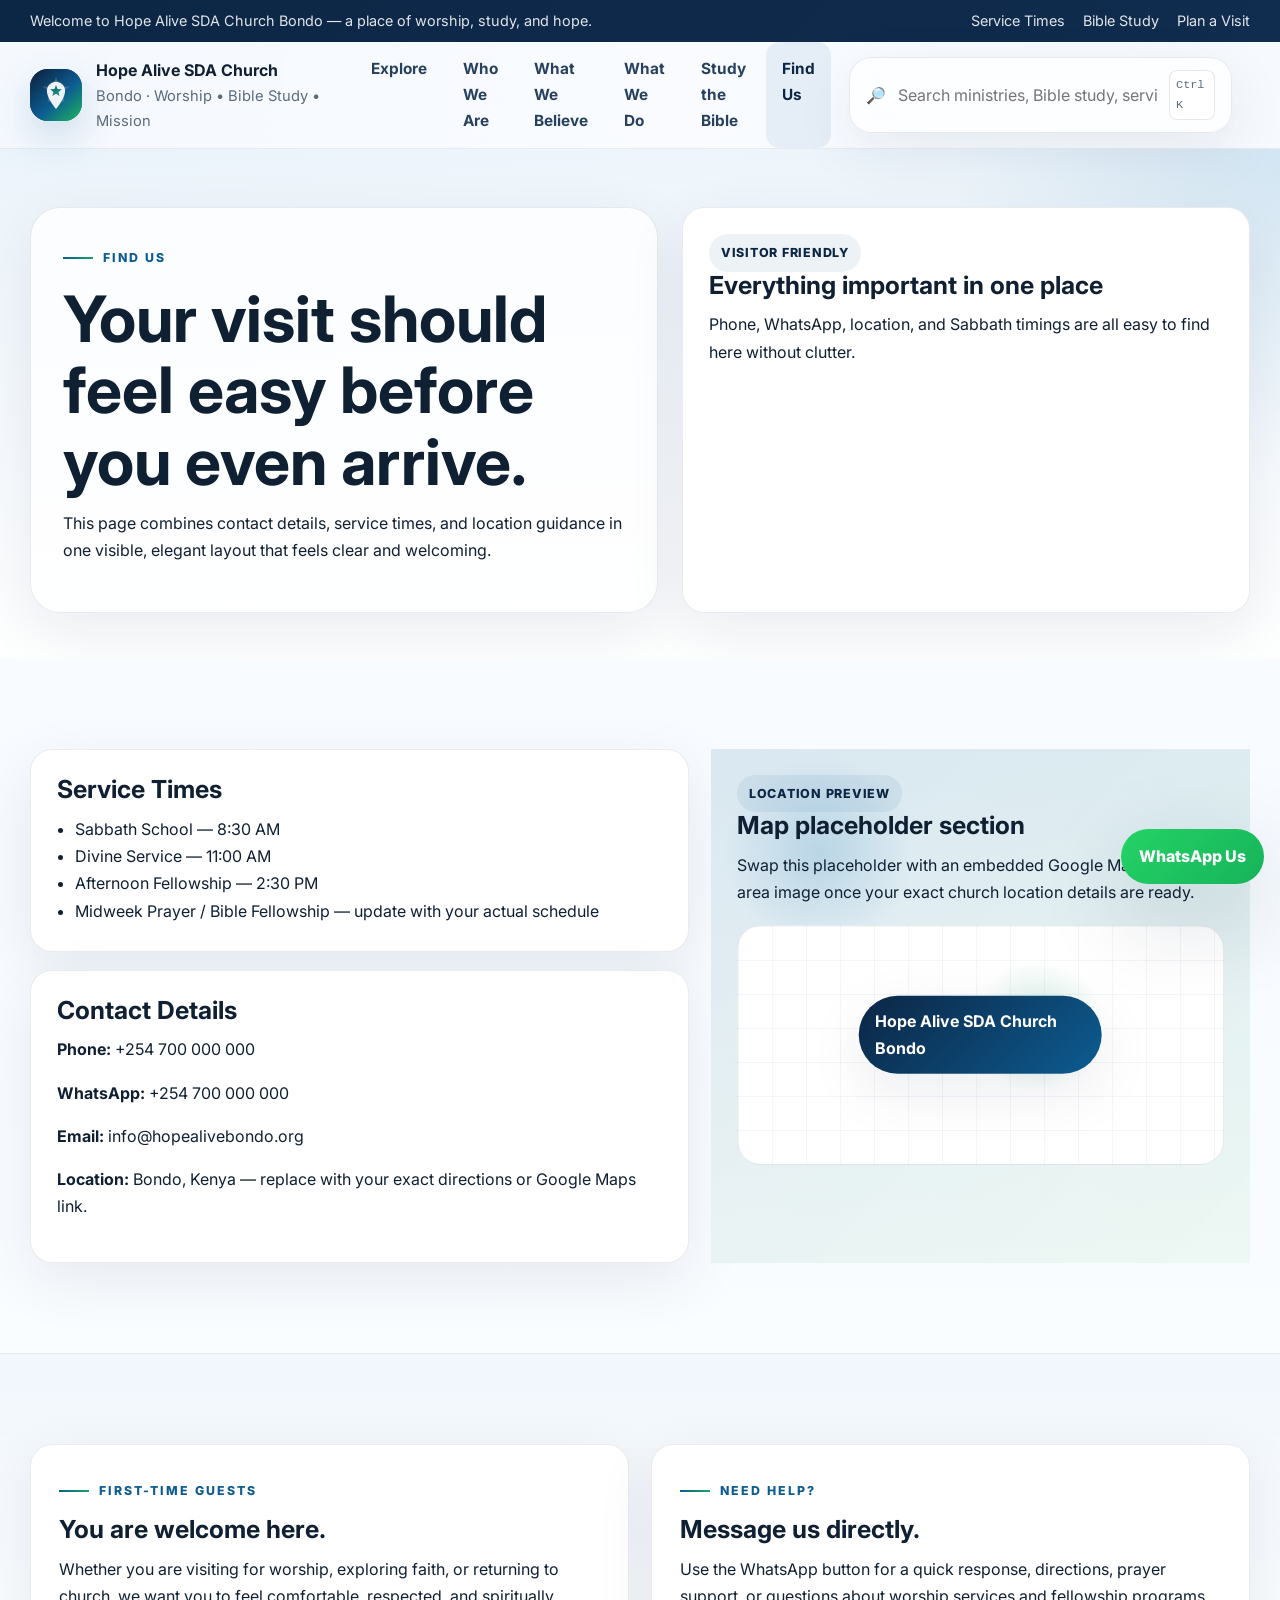
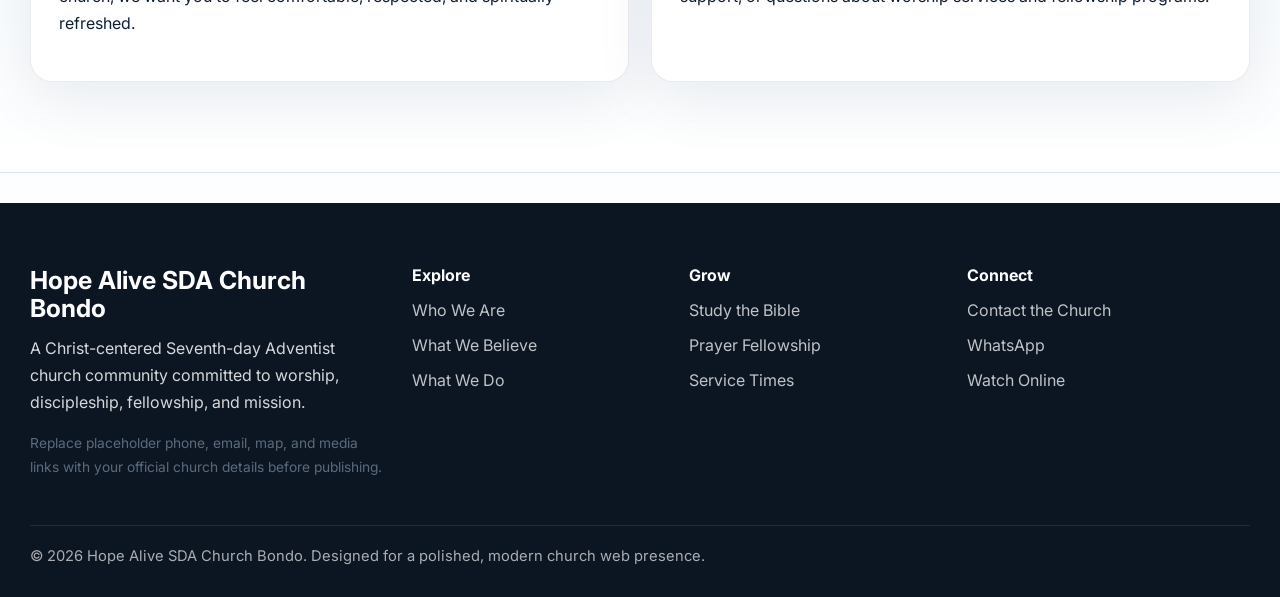
<file: contact.html>
<!DOCTYPE html>
<html lang="en">
<head>
  <meta charset="UTF-8" />
  <meta name="viewport" content="width=device-width, initial-scale=1.0" />
  <title>Find Us | Hope Alive SDA Church Bondo</title>
  <meta name="description" content="Contact Hope Alive SDA Church Bondo, view worship times, and plan your visit through a clean, polished contact page." />
  <link rel="preconnect" href="https://fonts.googleapis.com">
  <link rel="preconnect" href="https://fonts.gstatic.com" crossorigin>
  <link href="https://fonts.googleapis.com/css2?family=Inter:wght@400;500;600;700;800;900&display=swap" rel="stylesheet">
  <link rel="stylesheet" href="assets/css/styles.css" />
</head>
<body>

<a class="skip-link" href="#mainContent">Skip to content</a>
<header class="site-header">
  <div class="top-strip">
    <div class="container">
      <div>Welcome to Hope Alive SDA Church Bondo — a place of worship, study, and hope.</div>
      <div class="top-strip-links">
        <a href="contact.html#times">Service Times</a>
        <a href="sermons.html">Bible Study</a>
        <a href="contact.html#visit">Plan a Visit</a>
      </div>
    </div>
  </div>
  <div class="container nav-shell">
    <a class="brand" href="index.html" aria-label="Hope Alive SDA Church Bondo home">
      <img src="assets/img/logo-mark.svg" alt="Hope Alive SDA Church Bondo logo" class="brand-mark" />
      <div class="brand-copy">
        <strong>Hope Alive SDA Church</strong>
        <span>Bondo · Worship • Bible Study • Mission</span>
      </div>
    </a>

    <nav class="main-nav" aria-label="Primary navigation">
      <div class="nav-item has-mega ">
        <a href="index.html">Explore</a>
        <div class="mega-menu glass">
          <div class="mega-menu-inner">
            <div class="mega-feature">
              <p class="eyebrow" style="color:#dfefff;">Welcome</p>
              <h3>Find your way around the church website.</h3>
              <p>Quick access to worship, beliefs, ministries, Bible study, and your next visit.</p>
              <div class="btn-row" style="margin-top:18px;">
                <a class="btn btn-secondary" href="contact.html#visit">Plan a Visit</a>
                <a class="btn btn-secondary" href="sermons.html">Start Studying</a>
              </div>
            </div>
            <div class="mega-column">
              <h4>Who We Are</h4>
              <a class="mega-link" href="about.html"><strong>Church Story</strong><small>Mission, vision, values, and identity.</small></a>
              <a class="mega-link" href="about.html#leadership"><strong>Leadership & Care</strong><small>How we support worship and discipleship.</small></a>
              <a class="mega-link" href="contact.html#times"><strong>Service Times</strong><small>Sabbath worship and fellowship flow.</small></a>
            </div>
            <div class="mega-column">
              <h4>Grow in Faith</h4>
              <a class="mega-link" href="beliefs.html"><strong>Core Beliefs</strong><small>Biblical teachings that guide our faith.</small></a>
              <a class="mega-link" href="sermons.html#study-guides"><strong>Study Guides</strong><small>Simple pathways to read and understand Scripture.</small></a>
              <a class="mega-link" href="ministries.html#prayer"><strong>Prayer Life</strong><small>Prayer-centered church rhythms and fellowship.</small></a>
            </div>
            <div class="mega-column">
              <h4>Serve & Connect</h4>
              <a class="mega-link" href="ministries.html"><strong>Ministries</strong><small>Children, youth, families, music, and outreach.</small></a>
              <a class="mega-link" href="ministries.html#outreach"><strong>Community Mission</strong><small>Practical service with spiritual impact.</small></a>
              <a class="mega-link" href="contact.html"><strong>Contact Us</strong><small>Phone, WhatsApp, email, and location details.</small></a>
            </div>
          </div>
        </div>
      </div>
      <a class="nav-item " href="about.html">Who We Are</a>
      <a class="nav-item " href="beliefs.html">What We Believe</a>
      <a class="nav-item " href="ministries.html">What We Do</a>
      <a class="nav-item " href="sermons.html">Study the Bible</a>
      <a class="nav-item active" href="contact.html">Find Us</a>
    </nav>

    <label class="search-inline glass" aria-label="Search site">
      <span>🔎</span>
      <input id="desktopSearchInput" type="text" placeholder="Search ministries, Bible study, service times…" />
      <kbd>Ctrl K</kbd>
    </label>

    <button class="search-toggle" id="searchToggle" aria-label="Open search">🔎</button>
    <button class="menu-toggle" id="menuToggle" aria-label="Open menu">☰</button>
  </div>
</header>
<div class="mobile-drawer" id="mobileDrawer" aria-hidden="true">
  <div class="mobile-panel">
    <div style="display:flex;align-items:center;justify-content:space-between;gap:12px;">
      <div>
        <strong>Menu</strong>
        <div class="badge-note">Hope Alive SDA Church Bondo</div>
      </div>
      <button class="menu-toggle" id="closeDrawer" style="display:grid;">✕</button>
    </div>
    <div class="mobile-links">
      <a href="index.html">Home</a>
      <a href="about.html">Who We Are</a>
      <a href="beliefs.html">What We Believe</a>
      <a href="ministries.html">What We Do</a>
      <a href="sermons.html">Study the Bible</a>
      <a href="contact.html">Find Us</a>
    </div>
  </div>
</div>
<div class="search-modal" id="searchModal" aria-hidden="true">
  <div class="search-modal-card">
    <div style="display:flex;align-items:center;justify-content:space-between;gap:12px;margin-bottom:12px;">
      <div>
        <strong>Search the website</strong>
        <div class="badge-note">Find pages, ministries, visit information, and study resources.</div>
      </div>
      <button class="menu-toggle" id="closeSearch" style="display:grid;">✕</button>
    </div>
    <label class="command-bar">
      <span>🔎</span>
      <input id="commandInput" type="text" placeholder="Type a keyword like beliefs, prayer, visit, youth, contact…" />
    </label>
    <div class="command-results" id="commandResults"></div>
  </div>
</div>

<main id="mainContent">
  <section class="page-hero" id="visit">
    <div class="container two-col">
      <div class="hero-slab reveal">
        <p class="eyebrow">Find Us</p>
        <h1 style="font-size:clamp(2.4rem,5vw,4.4rem);">Your visit should feel easy before you even arrive.</h1>
        <p>This page combines contact details, service times, and location guidance in one visible, elegant layout that feels clear and welcoming.</p>
      </div>
      <div class="info-card reveal delay-1">
        <span class="pill">Visitor Friendly</span>
        <h3>Everything important in one place</h3>
        <p>Phone, WhatsApp, location, and Sabbath timings are all easy to find here without clutter.</p>
      </div>
    </div>
  </section>

  <section class="section" id="times">
    <div class="container contact-grid">
      <div class="panel-list reveal">
        <div class="info-card">
          <h3>Service Times</h3>
          <ul>
            <li>Sabbath School — 8:30 AM</li>
            <li>Divine Service — 11:00 AM</li>
            <li>Afternoon Fellowship — 2:30 PM</li>
            <li>Midweek Prayer / Bible Fellowship — update with your actual schedule</li>
          </ul>
        </div>
        <div class="info-card">
          <h3>Contact Details</h3>
          <p><strong>Phone:</strong> +254 700 000 000</p>
          <p><strong>WhatsApp:</strong> +254 700 000 000</p>
          <p><strong>Email:</strong> info@hopealivebondo.org</p>
          <p><strong>Location:</strong> Bondo, Kenya — replace with your exact directions or Google Maps link.</p>
        </div>
      </div>
      <div class="map-card reveal delay-1">
        <span class="pill">Location Preview</span>
        <h3>Map placeholder section</h3>
        <p>Swap this placeholder with an embedded Google Map or a local area image once your exact church location details are ready.</p>
        <div class="fake-map" aria-label="Location preview placeholder"></div>
      </div>
    </div>
  </section>

  <section class="section light-section">
    <div class="container story-grid">
      <article class="story-card reveal">
        <p class="eyebrow">First-Time Guests</p>
        <h3>You are welcome here.</h3>
        <p>Whether you are visiting for worship, exploring faith, or returning to church, we want you to feel comfortable, respected, and spiritually refreshed.</p>
      </article>
      <article class="story-card reveal delay-1">
        <p class="eyebrow">Need Help?</p>
        <h3>Message us directly.</h3>
        <p>Use the WhatsApp button for a quick response, directions, prayer support, or questions about worship services and fellowship programs.</p>
      </article>
    </div>
  </section>
</main>

<footer class="footer">
  <div class="container footer-grid">
    <div>
      <h3>Hope Alive SDA Church Bondo</h3>
      <p>A Christ-centered Seventh-day Adventist church community committed to worship, discipleship, fellowship, and mission.</p>
      <p class="badge-note">Replace placeholder phone, email, map, and media links with your official church details before publishing.</p>
    </div>
    <div>
      <h4>Explore</h4>
      <a href="about.html">Who We Are</a>
      <a href="beliefs.html">What We Believe</a>
      <a href="ministries.html">What We Do</a>
    </div>
    <div>
      <h4>Grow</h4>
      <a href="sermons.html">Study the Bible</a>
      <a href="ministries.html#prayer">Prayer Fellowship</a>
      <a href="contact.html#times">Service Times</a>
    </div>
    <div>
      <h4>Connect</h4>
      <a href="contact.html">Contact the Church</a>
      <a href="https://wa.me/254700000000" target="_blank" rel="noopener">WhatsApp</a>
      <a href="https://www.youtube.com/" target="_blank" rel="noopener">Watch Online</a>
    </div>
  </div>
  <div class="container footer-bottom">© 2026 Hope Alive SDA Church Bondo. Designed for a polished, modern church web presence.</div>
</footer>
<a class="whatsapp-float" href="https://wa.me/254700000000" target="_blank" rel="noopener">WhatsApp Us</a>
<script src="assets/js/main.js"></script>

</body>
</html>
</file>
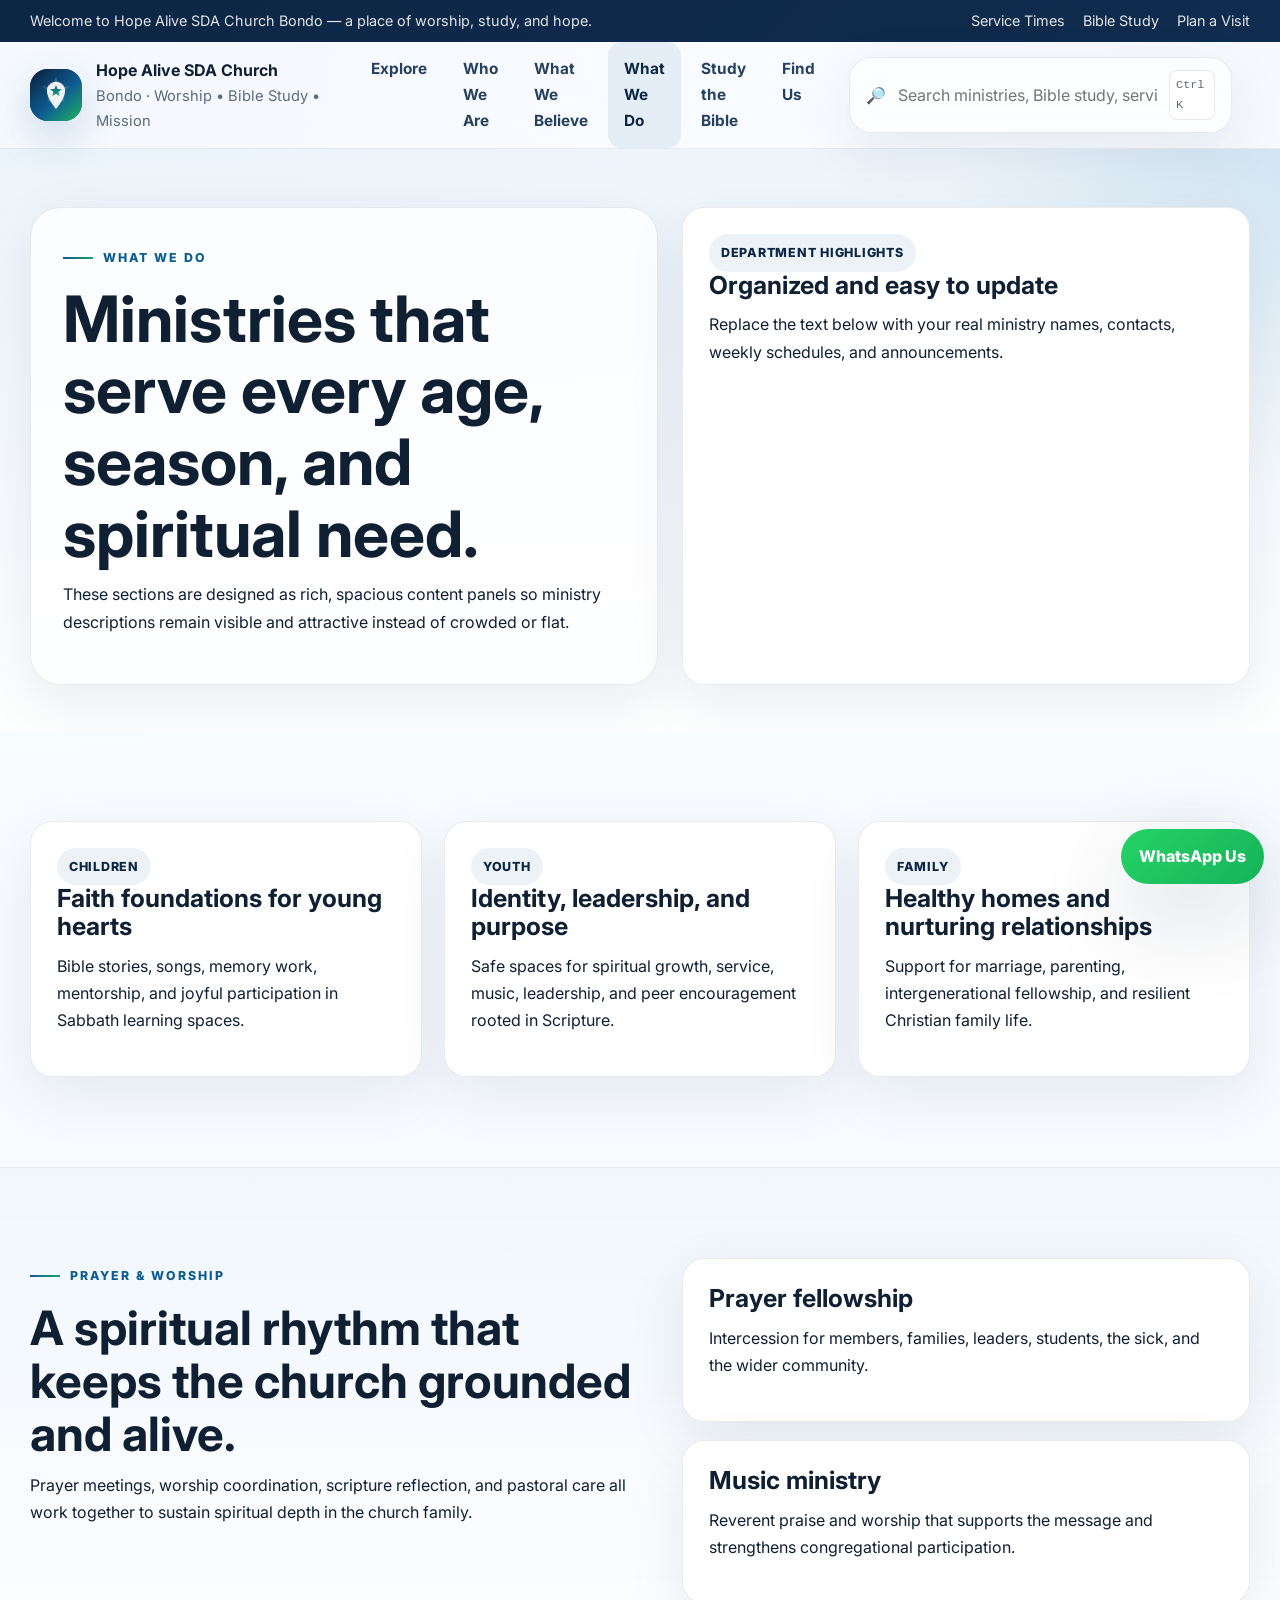
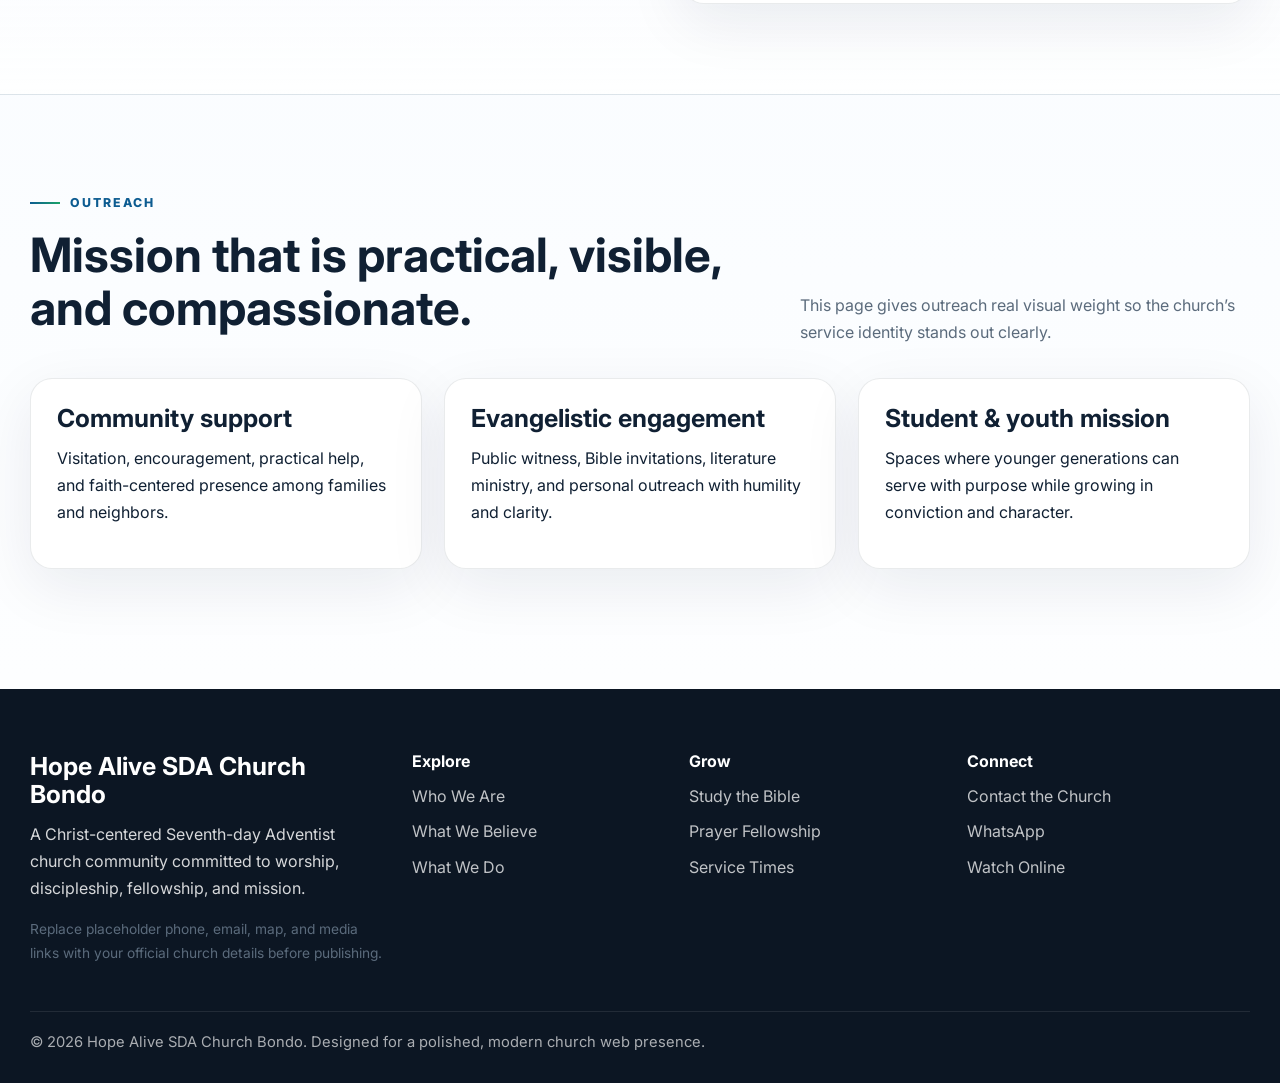
<file: ministries.html>
<!DOCTYPE html>
<html lang="en">
<head>
  <meta charset="UTF-8" />
  <meta name="viewport" content="width=device-width, initial-scale=1.0" />
  <title>What We Do | Hope Alive SDA Church Bondo</title>
  <meta name="description" content="Explore ministries at Hope Alive SDA Church Bondo including children, youth, prayer, outreach, music, and family care." />
  <link rel="preconnect" href="https://fonts.googleapis.com">
  <link rel="preconnect" href="https://fonts.gstatic.com" crossorigin>
  <link href="https://fonts.googleapis.com/css2?family=Inter:wght@400;500;600;700;800;900&display=swap" rel="stylesheet">
  <link rel="stylesheet" href="assets/css/styles.css" />
</head>
<body>

<a class="skip-link" href="#mainContent">Skip to content</a>
<header class="site-header">
  <div class="top-strip">
    <div class="container">
      <div>Welcome to Hope Alive SDA Church Bondo — a place of worship, study, and hope.</div>
      <div class="top-strip-links">
        <a href="contact.html#times">Service Times</a>
        <a href="sermons.html">Bible Study</a>
        <a href="contact.html#visit">Plan a Visit</a>
      </div>
    </div>
  </div>
  <div class="container nav-shell">
    <a class="brand" href="index.html" aria-label="Hope Alive SDA Church Bondo home">
      <img src="assets/img/logo-mark.svg" alt="Hope Alive SDA Church Bondo logo" class="brand-mark" />
      <div class="brand-copy">
        <strong>Hope Alive SDA Church</strong>
        <span>Bondo · Worship • Bible Study • Mission</span>
      </div>
    </a>

    <nav class="main-nav" aria-label="Primary navigation">
      <div class="nav-item has-mega ">
        <a href="index.html">Explore</a>
        <div class="mega-menu glass">
          <div class="mega-menu-inner">
            <div class="mega-feature">
              <p class="eyebrow" style="color:#dfefff;">Welcome</p>
              <h3>Find your way around the church website.</h3>
              <p>Quick access to worship, beliefs, ministries, Bible study, and your next visit.</p>
              <div class="btn-row" style="margin-top:18px;">
                <a class="btn btn-secondary" href="contact.html#visit">Plan a Visit</a>
                <a class="btn btn-secondary" href="sermons.html">Start Studying</a>
              </div>
            </div>
            <div class="mega-column">
              <h4>Who We Are</h4>
              <a class="mega-link" href="about.html"><strong>Church Story</strong><small>Mission, vision, values, and identity.</small></a>
              <a class="mega-link" href="about.html#leadership"><strong>Leadership & Care</strong><small>How we support worship and discipleship.</small></a>
              <a class="mega-link" href="contact.html#times"><strong>Service Times</strong><small>Sabbath worship and fellowship flow.</small></a>
            </div>
            <div class="mega-column">
              <h4>Grow in Faith</h4>
              <a class="mega-link" href="beliefs.html"><strong>Core Beliefs</strong><small>Biblical teachings that guide our faith.</small></a>
              <a class="mega-link" href="sermons.html#study-guides"><strong>Study Guides</strong><small>Simple pathways to read and understand Scripture.</small></a>
              <a class="mega-link" href="ministries.html#prayer"><strong>Prayer Life</strong><small>Prayer-centered church rhythms and fellowship.</small></a>
            </div>
            <div class="mega-column">
              <h4>Serve & Connect</h4>
              <a class="mega-link" href="ministries.html"><strong>Ministries</strong><small>Children, youth, families, music, and outreach.</small></a>
              <a class="mega-link" href="ministries.html#outreach"><strong>Community Mission</strong><small>Practical service with spiritual impact.</small></a>
              <a class="mega-link" href="contact.html"><strong>Contact Us</strong><small>Phone, WhatsApp, email, and location details.</small></a>
            </div>
          </div>
        </div>
      </div>
      <a class="nav-item " href="about.html">Who We Are</a>
      <a class="nav-item " href="beliefs.html">What We Believe</a>
      <a class="nav-item active" href="ministries.html">What We Do</a>
      <a class="nav-item " href="sermons.html">Study the Bible</a>
      <a class="nav-item " href="contact.html">Find Us</a>
    </nav>

    <label class="search-inline glass" aria-label="Search site">
      <span>🔎</span>
      <input id="desktopSearchInput" type="text" placeholder="Search ministries, Bible study, service times…" />
      <kbd>Ctrl K</kbd>
    </label>

    <button class="search-toggle" id="searchToggle" aria-label="Open search">🔎</button>
    <button class="menu-toggle" id="menuToggle" aria-label="Open menu">☰</button>
  </div>
</header>
<div class="mobile-drawer" id="mobileDrawer" aria-hidden="true">
  <div class="mobile-panel">
    <div style="display:flex;align-items:center;justify-content:space-between;gap:12px;">
      <div>
        <strong>Menu</strong>
        <div class="badge-note">Hope Alive SDA Church Bondo</div>
      </div>
      <button class="menu-toggle" id="closeDrawer" style="display:grid;">✕</button>
    </div>
    <div class="mobile-links">
      <a href="index.html">Home</a>
      <a href="about.html">Who We Are</a>
      <a href="beliefs.html">What We Believe</a>
      <a href="ministries.html">What We Do</a>
      <a href="sermons.html">Study the Bible</a>
      <a href="contact.html">Find Us</a>
    </div>
  </div>
</div>
<div class="search-modal" id="searchModal" aria-hidden="true">
  <div class="search-modal-card">
    <div style="display:flex;align-items:center;justify-content:space-between;gap:12px;margin-bottom:12px;">
      <div>
        <strong>Search the website</strong>
        <div class="badge-note">Find pages, ministries, visit information, and study resources.</div>
      </div>
      <button class="menu-toggle" id="closeSearch" style="display:grid;">✕</button>
    </div>
    <label class="command-bar">
      <span>🔎</span>
      <input id="commandInput" type="text" placeholder="Type a keyword like beliefs, prayer, visit, youth, contact…" />
    </label>
    <div class="command-results" id="commandResults"></div>
  </div>
</div>

<main id="mainContent">
  <section class="page-hero">
    <div class="container two-col">
      <div class="hero-slab reveal">
        <p class="eyebrow">What We Do</p>
        <h1 style="font-size:clamp(2.4rem,5vw,4.4rem);">Ministries that serve every age, season, and spiritual need.</h1>
        <p>These sections are designed as rich, spacious content panels so ministry descriptions remain visible and attractive instead of crowded or flat.</p>
      </div>
      <div class="info-card reveal delay-1">
        <span class="pill">Department Highlights</span>
        <h3>Organized and easy to update</h3>
        <p>Replace the text below with your real ministry names, contacts, weekly schedules, and announcements.</p>
      </div>
    </div>
  </section>

  <section class="section" id="children">
    <div class="container service-grid">
      <article class="info-card reveal">
        <span class="pill">Children</span>
        <h3>Faith foundations for young hearts</h3>
        <p>Bible stories, songs, memory work, mentorship, and joyful participation in Sabbath learning spaces.</p>
      </article>
      <article class="info-card reveal delay-1">
        <span class="pill">Youth</span>
        <h3>Identity, leadership, and purpose</h3>
        <p>Safe spaces for spiritual growth, service, music, leadership, and peer encouragement rooted in Scripture.</p>
      </article>
      <article class="info-card reveal delay-2">
        <span class="pill">Family</span>
        <h3>Healthy homes and nurturing relationships</h3>
        <p>Support for marriage, parenting, intergenerational fellowship, and resilient Christian family life.</p>
      </article>
    </div>
  </section>

  <section class="section light-section" id="prayer">
    <div class="container two-col">
      <div class="reveal">
        <p class="eyebrow">Prayer & Worship</p>
        <h2>A spiritual rhythm that keeps the church grounded and alive.</h2>
        <p>Prayer meetings, worship coordination, scripture reflection, and pastoral care all work together to sustain spiritual depth in the church family.</p>
      </div>
      <div class="panel-list reveal delay-1">
        <div class="info-card">
          <h3>Prayer fellowship</h3>
          <p>Intercession for members, families, leaders, students, the sick, and the wider community.</p>
        </div>
        <div class="info-card">
          <h3>Music ministry</h3>
          <p>Reverent praise and worship that supports the message and strengthens congregational participation.</p>
        </div>
      </div>
    </div>
  </section>

  <section class="section" id="outreach">
    <div class="container">
      <div class="section-head reveal">
        <div>
          <p class="eyebrow">Outreach</p>
          <h2>Mission that is practical, visible, and compassionate.</h2>
        </div>
        <p class="muted">This page gives outreach real visual weight so the church’s service identity stands out clearly.</p>
      </div>
      <div class="timeline-grid">
        <article class="timeline-card reveal">
          <h3>Community support</h3>
          <p>Visitation, encouragement, practical help, and faith-centered presence among families and neighbors.</p>
        </article>
        <article class="timeline-card reveal delay-1">
          <h3>Evangelistic engagement</h3>
          <p>Public witness, Bible invitations, literature ministry, and personal outreach with humility and clarity.</p>
        </article>
        <article class="timeline-card reveal delay-2">
          <h3>Student & youth mission</h3>
          <p>Spaces where younger generations can serve with purpose while growing in conviction and character.</p>
        </article>
      </div>
    </div>
  </section>
</main>

<footer class="footer">
  <div class="container footer-grid">
    <div>
      <h3>Hope Alive SDA Church Bondo</h3>
      <p>A Christ-centered Seventh-day Adventist church community committed to worship, discipleship, fellowship, and mission.</p>
      <p class="badge-note">Replace placeholder phone, email, map, and media links with your official church details before publishing.</p>
    </div>
    <div>
      <h4>Explore</h4>
      <a href="about.html">Who We Are</a>
      <a href="beliefs.html">What We Believe</a>
      <a href="ministries.html">What We Do</a>
    </div>
    <div>
      <h4>Grow</h4>
      <a href="sermons.html">Study the Bible</a>
      <a href="ministries.html#prayer">Prayer Fellowship</a>
      <a href="contact.html#times">Service Times</a>
    </div>
    <div>
      <h4>Connect</h4>
      <a href="contact.html">Contact the Church</a>
      <a href="https://wa.me/254700000000" target="_blank" rel="noopener">WhatsApp</a>
      <a href="https://www.youtube.com/" target="_blank" rel="noopener">Watch Online</a>
    </div>
  </div>
  <div class="container footer-bottom">© 2026 Hope Alive SDA Church Bondo. Designed for a polished, modern church web presence.</div>
</footer>
<a class="whatsapp-float" href="https://wa.me/254700000000" target="_blank" rel="noopener">WhatsApp Us</a>
<script src="assets/js/main.js"></script>

</body>
</html>
</file>
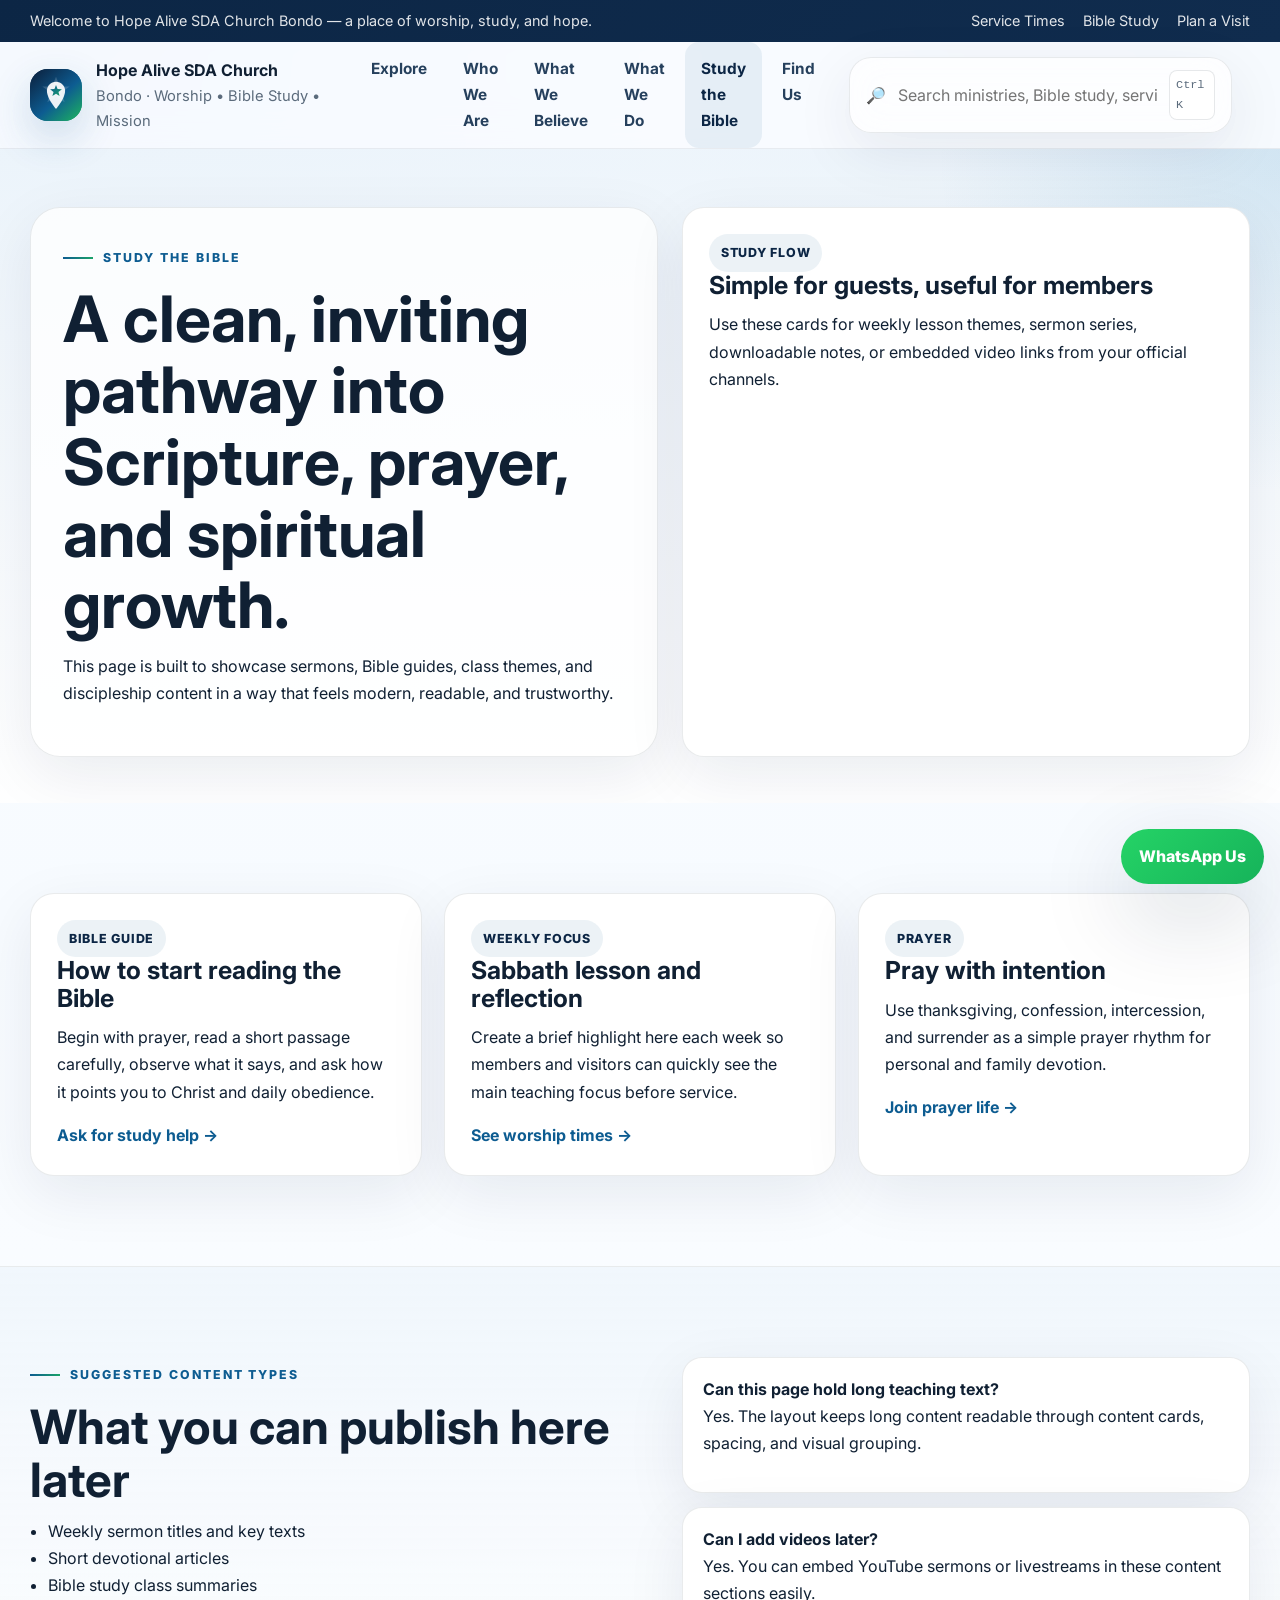
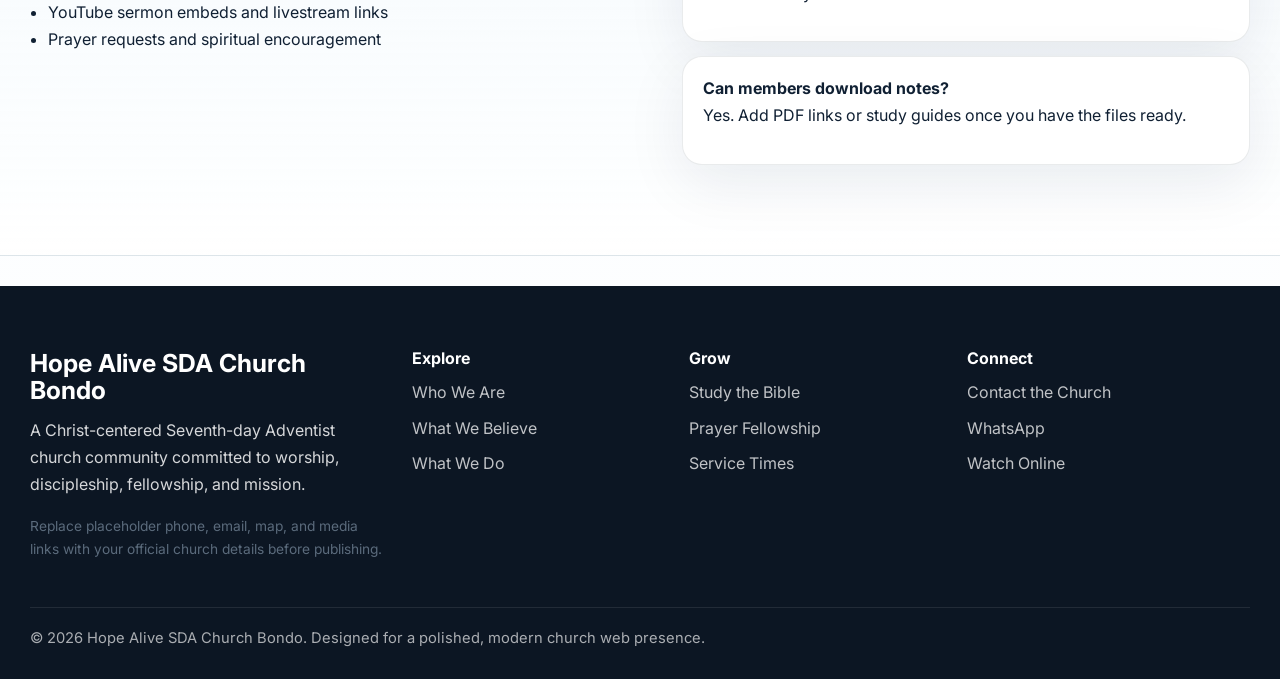
<file: sermons.html>
<!DOCTYPE html>
<html lang="en">
<head>
  <meta charset="UTF-8" />
  <meta name="viewport" content="width=device-width, initial-scale=1.0" />
  <title>Study the Bible | Hope Alive SDA Church Bondo</title>
  <meta name="description" content="Bible study resources, sermon structure, prayer rhythm, and spiritual growth pathways for Hope Alive SDA Church Bondo." />
  <link rel="preconnect" href="https://fonts.googleapis.com">
  <link rel="preconnect" href="https://fonts.gstatic.com" crossorigin>
  <link href="https://fonts.googleapis.com/css2?family=Inter:wght@400;500;600;700;800;900&display=swap" rel="stylesheet">
  <link rel="stylesheet" href="assets/css/styles.css" />
</head>
<body>

<a class="skip-link" href="#mainContent">Skip to content</a>
<header class="site-header">
  <div class="top-strip">
    <div class="container">
      <div>Welcome to Hope Alive SDA Church Bondo — a place of worship, study, and hope.</div>
      <div class="top-strip-links">
        <a href="contact.html#times">Service Times</a>
        <a href="sermons.html">Bible Study</a>
        <a href="contact.html#visit">Plan a Visit</a>
      </div>
    </div>
  </div>
  <div class="container nav-shell">
    <a class="brand" href="index.html" aria-label="Hope Alive SDA Church Bondo home">
      <img src="assets/img/logo-mark.svg" alt="Hope Alive SDA Church Bondo logo" class="brand-mark" />
      <div class="brand-copy">
        <strong>Hope Alive SDA Church</strong>
        <span>Bondo · Worship • Bible Study • Mission</span>
      </div>
    </a>

    <nav class="main-nav" aria-label="Primary navigation">
      <div class="nav-item has-mega ">
        <a href="index.html">Explore</a>
        <div class="mega-menu glass">
          <div class="mega-menu-inner">
            <div class="mega-feature">
              <p class="eyebrow" style="color:#dfefff;">Welcome</p>
              <h3>Find your way around the church website.</h3>
              <p>Quick access to worship, beliefs, ministries, Bible study, and your next visit.</p>
              <div class="btn-row" style="margin-top:18px;">
                <a class="btn btn-secondary" href="contact.html#visit">Plan a Visit</a>
                <a class="btn btn-secondary" href="sermons.html">Start Studying</a>
              </div>
            </div>
            <div class="mega-column">
              <h4>Who We Are</h4>
              <a class="mega-link" href="about.html"><strong>Church Story</strong><small>Mission, vision, values, and identity.</small></a>
              <a class="mega-link" href="about.html#leadership"><strong>Leadership & Care</strong><small>How we support worship and discipleship.</small></a>
              <a class="mega-link" href="contact.html#times"><strong>Service Times</strong><small>Sabbath worship and fellowship flow.</small></a>
            </div>
            <div class="mega-column">
              <h4>Grow in Faith</h4>
              <a class="mega-link" href="beliefs.html"><strong>Core Beliefs</strong><small>Biblical teachings that guide our faith.</small></a>
              <a class="mega-link" href="sermons.html#study-guides"><strong>Study Guides</strong><small>Simple pathways to read and understand Scripture.</small></a>
              <a class="mega-link" href="ministries.html#prayer"><strong>Prayer Life</strong><small>Prayer-centered church rhythms and fellowship.</small></a>
            </div>
            <div class="mega-column">
              <h4>Serve & Connect</h4>
              <a class="mega-link" href="ministries.html"><strong>Ministries</strong><small>Children, youth, families, music, and outreach.</small></a>
              <a class="mega-link" href="ministries.html#outreach"><strong>Community Mission</strong><small>Practical service with spiritual impact.</small></a>
              <a class="mega-link" href="contact.html"><strong>Contact Us</strong><small>Phone, WhatsApp, email, and location details.</small></a>
            </div>
          </div>
        </div>
      </div>
      <a class="nav-item " href="about.html">Who We Are</a>
      <a class="nav-item " href="beliefs.html">What We Believe</a>
      <a class="nav-item " href="ministries.html">What We Do</a>
      <a class="nav-item active" href="sermons.html">Study the Bible</a>
      <a class="nav-item " href="contact.html">Find Us</a>
    </nav>

    <label class="search-inline glass" aria-label="Search site">
      <span>🔎</span>
      <input id="desktopSearchInput" type="text" placeholder="Search ministries, Bible study, service times…" />
      <kbd>Ctrl K</kbd>
    </label>

    <button class="search-toggle" id="searchToggle" aria-label="Open search">🔎</button>
    <button class="menu-toggle" id="menuToggle" aria-label="Open menu">☰</button>
  </div>
</header>
<div class="mobile-drawer" id="mobileDrawer" aria-hidden="true">
  <div class="mobile-panel">
    <div style="display:flex;align-items:center;justify-content:space-between;gap:12px;">
      <div>
        <strong>Menu</strong>
        <div class="badge-note">Hope Alive SDA Church Bondo</div>
      </div>
      <button class="menu-toggle" id="closeDrawer" style="display:grid;">✕</button>
    </div>
    <div class="mobile-links">
      <a href="index.html">Home</a>
      <a href="about.html">Who We Are</a>
      <a href="beliefs.html">What We Believe</a>
      <a href="ministries.html">What We Do</a>
      <a href="sermons.html">Study the Bible</a>
      <a href="contact.html">Find Us</a>
    </div>
  </div>
</div>
<div class="search-modal" id="searchModal" aria-hidden="true">
  <div class="search-modal-card">
    <div style="display:flex;align-items:center;justify-content:space-between;gap:12px;margin-bottom:12px;">
      <div>
        <strong>Search the website</strong>
        <div class="badge-note">Find pages, ministries, visit information, and study resources.</div>
      </div>
      <button class="menu-toggle" id="closeSearch" style="display:grid;">✕</button>
    </div>
    <label class="command-bar">
      <span>🔎</span>
      <input id="commandInput" type="text" placeholder="Type a keyword like beliefs, prayer, visit, youth, contact…" />
    </label>
    <div class="command-results" id="commandResults"></div>
  </div>
</div>

<main id="mainContent">
  <section class="page-hero">
    <div class="container two-col">
      <div class="hero-slab reveal">
        <p class="eyebrow">Study the Bible</p>
        <h1 style="font-size:clamp(2.4rem,5vw,4.4rem);">A clean, inviting pathway into Scripture, prayer, and spiritual growth.</h1>
        <p>This page is built to showcase sermons, Bible guides, class themes, and discipleship content in a way that feels modern, readable, and trustworthy.</p>
      </div>
      <div class="info-card reveal delay-1">
        <span class="pill">Study Flow</span>
        <h3>Simple for guests, useful for members</h3>
        <p>Use these cards for weekly lesson themes, sermon series, downloadable notes, or embedded video links from your official channels.</p>
      </div>
    </div>
  </section>

  <section class="section" id="study-guides">
    <div class="container">
      <div class="sermon-grid">
        <article class="sermon-card reveal">
          <span class="tag">Bible Guide</span>
          <h3>How to start reading the Bible</h3>
          <p>Begin with prayer, read a short passage carefully, observe what it says, and ask how it points you to Christ and daily obedience.</p>
          <a class="text-link" href="contact.html">Ask for study help →</a>
        </article>
        <article class="sermon-card reveal delay-1">
          <span class="tag">Weekly Focus</span>
          <h3>Sabbath lesson and reflection</h3>
          <p>Create a brief highlight here each week so members and visitors can quickly see the main teaching focus before service.</p>
          <a class="text-link" href="contact.html#times">See worship times →</a>
        </article>
        <article class="sermon-card reveal delay-2">
          <span class="tag">Prayer</span>
          <h3>Pray with intention</h3>
          <p>Use thanksgiving, confession, intercession, and surrender as a simple prayer rhythm for personal and family devotion.</p>
          <a class="text-link" href="ministries.html#prayer">Join prayer life →</a>
        </article>
      </div>
    </div>
  </section>

  <section class="section light-section">
    <div class="container two-col">
      <div class="reveal">
        <p class="eyebrow">Suggested Content Types</p>
        <h2>What you can publish here later</h2>
        <ul>
          <li>Weekly sermon titles and key texts</li>
          <li>Short devotional articles</li>
          <li>Bible study class summaries</li>
          <li>YouTube sermon embeds and livestream links</li>
          <li>Prayer requests and spiritual encouragement</li>
        </ul>
      </div>
      <div class="faq reveal delay-1">
        <div class="faq-item"><strong>Can this page hold long teaching text?</strong><p>Yes. The layout keeps long content readable through content cards, spacing, and visual grouping.</p></div>
        <div class="faq-item"><strong>Can I add videos later?</strong><p>Yes. You can embed YouTube sermons or livestreams in these content sections easily.</p></div>
        <div class="faq-item"><strong>Can members download notes?</strong><p>Yes. Add PDF links or study guides once you have the files ready.</p></div>
      </div>
    </div>
  </section>
</main>

<footer class="footer">
  <div class="container footer-grid">
    <div>
      <h3>Hope Alive SDA Church Bondo</h3>
      <p>A Christ-centered Seventh-day Adventist church community committed to worship, discipleship, fellowship, and mission.</p>
      <p class="badge-note">Replace placeholder phone, email, map, and media links with your official church details before publishing.</p>
    </div>
    <div>
      <h4>Explore</h4>
      <a href="about.html">Who We Are</a>
      <a href="beliefs.html">What We Believe</a>
      <a href="ministries.html">What We Do</a>
    </div>
    <div>
      <h4>Grow</h4>
      <a href="sermons.html">Study the Bible</a>
      <a href="ministries.html#prayer">Prayer Fellowship</a>
      <a href="contact.html#times">Service Times</a>
    </div>
    <div>
      <h4>Connect</h4>
      <a href="contact.html">Contact the Church</a>
      <a href="https://wa.me/254700000000" target="_blank" rel="noopener">WhatsApp</a>
      <a href="https://www.youtube.com/" target="_blank" rel="noopener">Watch Online</a>
    </div>
  </div>
  <div class="container footer-bottom">© 2026 Hope Alive SDA Church Bondo. Designed for a polished, modern church web presence.</div>
</footer>
<a class="whatsapp-float" href="https://wa.me/254700000000" target="_blank" rel="noopener">WhatsApp Us</a>
<script src="assets/js/main.js"></script>

</body>
</html>
</file>
<file: assets/css/styles.css>
:root {
  --bg: #f8fbff;
  --surface: rgba(255,255,255,0.82);
  --surface-solid: #ffffff;
  --surface-2: #eef4fb;
  --text: #102033;
  --muted: #5b6b7c;
  --line: rgba(16, 32, 51, 0.09);
  --brand: #0d5c91;
  --brand-2: #1276b7;
  --brand-dark: #0c2645;
  --accent: #1aa368;
  --gold: #e7b84c;
  --danger: #ff6b6b;
  --radius-xl: 30px;
  --radius-lg: 22px;
  --radius-md: 16px;
  --shadow-soft: 0 18px 60px rgba(10, 31, 62, 0.08);
  --shadow-strong: 0 30px 90px rgba(10, 31, 62, 0.18);
  --max: 1220px;
}
* { box-sizing: border-box; }
html { scroll-behavior: smooth; }
body {
  margin: 0;
  font-family: 'Inter', system-ui, sans-serif;
  color: var(--text);
  background:
    radial-gradient(circle at top left, rgba(18,118,183,.10), transparent 26%),
    radial-gradient(circle at top right, rgba(26,163,104,.08), transparent 24%),
    linear-gradient(180deg, #fbfdff, #f7fbff 40%, #ffffff);
  line-height: 1.7;
}
a { color: inherit; text-decoration: none; }
img { max-width: 100%; display: block; }
button, input { font: inherit; }
.container { width: min(var(--max), calc(100% - 32px)); margin: 0 auto; }
.muted { color: var(--muted); }
.eyebrow {
  display: inline-flex; align-items: center; gap: 10px;
  text-transform: uppercase; letter-spacing: .16em; font-size: .77rem; font-weight: 800;
  color: var(--brand); margin: 0 0 14px;
}
.eyebrow::before {
  content: ''; width: 30px; height: 2px; background: linear-gradient(90deg, var(--brand), var(--accent));
}
h1, h2, h3, h4 { line-height: 1.12; margin: 0 0 12px; }
h1 { font-size: clamp(2.9rem, 6vw, 5.4rem); }
h2 { font-size: clamp(2rem, 3.7vw, 3.3rem); }
h3 { font-size: clamp(1.2rem, 2vw, 1.55rem); }
p { margin: 0 0 16px; }
ul { margin: 0; padding-left: 18px; }
.section { padding: 90px 0; }
.section.tight { padding: 70px 0; }
.light-section { background: linear-gradient(180deg, rgba(236,244,251,.65), rgba(255,255,255,.85)); border-block: 1px solid var(--line); }
.card, .glass, .stat-card, .feature-card, .info-card, .search-panel, .timeline-card, .story-card {
  border: 1px solid var(--line);
  border-radius: var(--radius-lg);
  background: var(--surface-solid);
  box-shadow: var(--shadow-soft);
}
.glass {
  background: rgba(255,255,255,0.70);
  backdrop-filter: blur(18px);
}
.btn-row { display: flex; flex-wrap: wrap; gap: 14px; }
.btn {
  display: inline-flex; align-items: center; justify-content: center; gap: 10px;
  border-radius: 999px; padding: 14px 22px; font-weight: 700;
  transition: transform .22s ease, box-shadow .22s ease, border-color .22s ease, background .22s ease;
  border: 1px solid transparent;
}
.btn:hover { transform: translateY(-2px); }
.btn-primary {
  background: linear-gradient(135deg, var(--brand-dark), var(--brand)); color: #fff; box-shadow: 0 16px 40px rgba(13,92,145,.24);
}
.btn-primary:hover { box-shadow: 0 20px 50px rgba(13,92,145,.30); }
.btn-secondary {
  background: rgba(255,255,255,.76); color: var(--brand-dark); border-color: rgba(12,38,69,.12);
}
.btn-ghost {
  background: rgba(255,255,255,.1); color: #fff; border-color: rgba(255,255,255,.28);
}
.text-link { color: var(--brand); font-weight: 700; }
.skip-link {
  position: absolute; left: -999px; top: 10px;
}
.skip-link:focus {
  left: 10px; z-index: 500; background: #fff; border-radius: 999px; padding: 10px 14px; box-shadow: var(--shadow-soft);
}
.site-header {
  position: sticky; top: 0; z-index: 100;
  backdrop-filter: blur(20px);
  background: rgba(248,251,255,.84);
  border-bottom: 1px solid rgba(16,32,51,.07);
}
.top-strip {
  background: linear-gradient(135deg, var(--brand-dark), #102c4e);
  color: rgba(255,255,255,.88); font-size: .9rem;
}
.top-strip .container {
  min-height: 42px; display: flex; align-items: center; justify-content: space-between; gap: 20px;
}
.top-strip-links { display: flex; gap: 18px; flex-wrap: wrap; }
.nav-shell {
  display: grid; grid-template-columns: auto 1fr auto auto; gap: 18px; align-items: center; min-height: 84px;
}
.brand {
  display: flex; align-items: center; gap: 14px;
}
.brand-mark {
  width: 52px; height: 52px; border-radius: 18px;
  background: linear-gradient(135deg, var(--brand-dark), var(--brand), var(--accent));
  color: #fff; display: grid; place-items: center; font-weight: 900; box-shadow: 0 16px 40px rgba(13,92,145,.20);
}
.brand-copy strong { display: block; font-size: 1rem; }
.brand-copy span { display: block; color: var(--muted); font-size: .92rem; }
.main-nav { display: flex; justify-content: center; gap: 4px; }
.nav-item {
  position: relative; padding: 14px 16px; border-radius: 14px; color: #26405d; font-weight: 700; font-size: .96rem;
}
.nav-item:hover, .nav-item.active { background: rgba(13,92,145,.08); color: var(--brand-dark); }
.has-mega .mega-menu {
  position: absolute; top: calc(100% + 14px); left: 50%; transform: translateX(-50%) translateY(14px);
  width: min(1060px, calc(100vw - 32px)); padding: 22px; opacity: 0; visibility: hidden; pointer-events: none;
  transition: opacity .24s ease, transform .24s ease, visibility .24s ease;
}
.has-mega:hover .mega-menu,
.has-mega:focus-within .mega-menu,
.has-mega.open .mega-menu {
  opacity: 1; visibility: visible; pointer-events: auto; transform: translateX(-50%) translateY(0);
}
.mega-menu-inner {
  display: grid; grid-template-columns: 1.2fr 1fr 1fr 1fr; gap: 20px;
}
.mega-feature {
  padding: 24px; border-radius: 24px; color: #fff;
  background: linear-gradient(135deg, rgba(12,38,69,.96), rgba(18,118,183,.88));
  min-height: 100%;
}
.mega-column {
  padding: 18px; border-radius: 22px; background: rgba(255,255,255,.82); border: 1px solid var(--line);
}
.mega-column h4 { margin-bottom: 14px; font-size: .98rem; }
.mega-link { display: block; padding: 10px 0; border-bottom: 1px solid rgba(16,32,51,.06); }
.mega-link:last-child { border-bottom: 0; }
.mega-link strong { display: block; font-size: .97rem; color: var(--brand-dark); }
.mega-link small { color: var(--muted); }
.search-inline {
  display: flex; align-items: center; gap: 10px; padding: 12px 16px; min-width: 260px;
}
.search-inline input {
  border: 0; outline: none; background: transparent; width: 100%; color: var(--text);
}
.search-inline kbd {
  border: 1px solid rgba(16,32,51,.1); background: #fff; border-radius: 8px; padding: 4px 6px; font-size: .74rem; color: var(--muted);
}
.menu-toggle, .search-toggle {
  width: 50px; height: 50px; display: none; place-items: center; border-radius: 16px; border: 1px solid var(--line); background: #fff; cursor: pointer; box-shadow: var(--shadow-soft);
}
.hero-home {
  position: relative; overflow: hidden;
  padding: 56px 0 70px;
}
.hero-grid {
  display: grid; grid-template-columns: 1.08fr .92fr; gap: 30px; align-items: stretch;
}
.hero-copy {
  padding: 32px 0 0;
}
.hero-copy .lead {
  font-size: 1.1rem; max-width: 640px; color: #344d68;
}
.hero-badges { display: flex; flex-wrap: wrap; gap: 10px; margin: 22px 0 24px; }
.hero-badges span {
  padding: 10px 14px; border-radius: 999px; background: rgba(255,255,255,.88); border: 1px solid var(--line); box-shadow: var(--shadow-soft); font-weight: 700; color: var(--brand-dark);
}
.hero-side {
  position: relative; min-height: 640px;
}
.image-system {
  position: absolute; inset: 0;
}
.hero-slide {
  position: absolute; inset: 0; opacity: 0; transform: scale(1.02);
  transition: opacity .7s ease, transform 1.2s ease;
  border-radius: 36px; overflow: hidden; box-shadow: var(--shadow-strong);
}
.hero-slide.active { opacity: 1; transform: scale(1); }
.hero-slide::before {
  content: ''; position: absolute; inset: 0;
  background: linear-gradient(180deg, rgba(12,38,69,.12), rgba(12,38,69,.62)); z-index: 1;
}
.hero-slide::after {
  content: ''; position: absolute; inset: 0; z-index: 0;
  background-size: cover; background-position: center;
  transform: scale(1.02);
}
.hero-slide.slide-1::after { background-image: url('https://images.unsplash.com/photo-1519491050282-cf00c82424b4?auto=format&fit=crop&w=1600&q=80'); }
.hero-slide.slide-2::after { background-image: url('https://images.unsplash.com/photo-1504052434569-70ad5836ab65?auto=format&fit=crop&w=1600&q=80'); }
.hero-slide.slide-3::after { background-image: url('https://images.unsplash.com/photo-1438232992991-995b7058bbb3?auto=format&fit=crop&w=1600&q=80'); }
.slide-content {
  position: absolute; left: 24px; right: 24px; bottom: 24px; z-index: 2;
  background: rgba(255,255,255,.14); backdrop-filter: blur(18px);
  border: 1px solid rgba(255,255,255,.22); border-radius: 26px; padding: 24px; color: #fff;
}
.slide-top {
  display: flex; align-items: center; justify-content: space-between; gap: 16px; margin-bottom: 12px;
}
.slide-tag {
  display: inline-flex; align-items: center; gap: 8px; padding: 8px 12px; border-radius: 999px; background: rgba(255,255,255,.16); font-size: .78rem; font-weight: 800; text-transform: uppercase; letter-spacing: .12em;
}
.slide-controls {
  position: absolute; left: 22px; right: 22px; bottom: 182px; z-index: 5;
  display: flex; justify-content: space-between; align-items: center;
}
.slide-btn {
  width: 52px; height: 52px; display: grid; place-items: center; border-radius: 50%; border: 1px solid rgba(255,255,255,.22); background: rgba(255,255,255,.16); color: #fff; cursor: pointer; backdrop-filter: blur(12px);
}
.slide-dots { display: flex; gap: 10px; }
.slide-dot {
  width: 10px; height: 10px; border-radius: 999px; background: rgba(255,255,255,.36); cursor: pointer;
}
.slide-dot.active { width: 34px; background: #fff; }
.hero-panel-row {
  display: grid; grid-template-columns: repeat(3, 1fr); gap: 18px; margin-top: 24px;
}
.stat-card {
  padding: 22px; background: linear-gradient(180deg, rgba(255,255,255,.88), rgba(255,255,255,.95));
}
.stat-card strong { display: block; font-size: 2rem; color: var(--brand-dark); }
.stat-card span { color: var(--muted); font-weight: 600; }
.section-head {
  display: flex; align-items: end; justify-content: space-between; gap: 24px; margin-bottom: 32px;
}
.section-head p:last-child { max-width: 660px; margin: 0; }
.feature-grid { display: grid; grid-template-columns: repeat(3, 1fr); gap: 22px; }
.feature-card {
  padding: 28px; position: relative; overflow: hidden;
}
.feature-card::after {
  content: ''; position: absolute; right: -22px; bottom: -22px; width: 110px; height: 110px; border-radius: 50%; background: radial-gradient(circle, rgba(18,118,183,.12), transparent 65%);
}
.feature-card .icon {
  width: 52px; height: 52px; display: grid; place-items: center; border-radius: 16px; margin-bottom: 16px;
  background: linear-gradient(135deg, rgba(13,92,145,.12), rgba(26,163,104,.12)); color: var(--brand-dark); font-weight: 900;
}
.ministry-band {
  display: grid; gap: 18px; margin-top: 18px;
}
.ministry-row {
  display: grid; grid-template-columns: 1.05fr .95fr; gap: 0; overflow: hidden;
  border-radius: 30px; border: 1px solid var(--line); box-shadow: var(--shadow-soft); background: #fff;
}
.ministry-media {
  min-height: 280px;
  background-size: cover; background-position: center;
}
.ministry-row:nth-child(1) .ministry-media { background-image: linear-gradient(180deg, rgba(8,28,53,.14), rgba(8,28,53,.55)), url('https://images.unsplash.com/photo-1523803326055-9729b9e02d53?auto=format&fit=crop&w=1400&q=80'); }
.ministry-row:nth-child(2) .ministry-media { background-image: linear-gradient(180deg, rgba(8,28,53,.14), rgba(8,28,53,.55)), url('https://images.unsplash.com/photo-1511632765486-a01980e01a18?auto=format&fit=crop&w=1400&q=80'); }
.ministry-row:nth-child(3) .ministry-media { background-image: linear-gradient(180deg, rgba(8,28,53,.14), rgba(8,28,53,.55)), url('https://images.unsplash.com/photo-1488521787991-ed7bbaae773c?auto=format&fit=crop&w=1400&q=80'); }
.ministry-copy {
  padding: 34px; display: flex; flex-direction: column; justify-content: center;
}
.ministry-copy ul { margin-bottom: 16px; color: var(--muted); }
.search-panel {
  padding: 28px; display: grid; grid-template-columns: 1fr 1fr; gap: 18px; align-items: start;
}
.search-box {
  display: flex; align-items: center; gap: 12px; padding: 16px 18px; border-radius: 18px; background: var(--surface-2); border: 1px solid var(--line);
}
.search-box input { width: 100%; border: 0; outline: none; background: transparent; }
.search-results {
  display: grid; gap: 12px;
}
.search-result {
  padding: 16px 18px; border-radius: 18px; background: #fff; border: 1px solid var(--line);
}
.story-grid { display: grid; grid-template-columns: 1fr 1fr; gap: 22px; }
.story-card { padding: 28px; }
.cta-banner {
  padding: 34px; border-radius: 34px; color: #fff; position: relative; overflow: hidden;
  background: linear-gradient(135deg, var(--brand-dark), var(--brand), #1490d6);
}
.cta-banner::after {
  content: ''; position: absolute; inset: 0; background: radial-gradient(circle at 80% 20%, rgba(255,255,255,.18), transparent 20%), radial-gradient(circle at 15% 80%, rgba(255,255,255,.10), transparent 26%);
}
.cta-banner > * { position: relative; z-index: 1; }
.footer {
  padding: 64px 0 28px; background: #0c1623; color: rgba(255,255,255,.83); margin-top: 30px;
}
.footer-grid {
  display: grid; grid-template-columns: 1.2fr .85fr .85fr .95fr; gap: 24px;
}
.footer h3, .footer h4 { color: #fff; }
.footer a { display: block; margin: 8px 0; color: rgba(255,255,255,.74); }
.footer-bottom {
  margin-top: 30px; padding-top: 18px; border-top: 1px solid rgba(255,255,255,.09); font-size: .92rem; color: rgba(255,255,255,.65);
}
.whatsapp-float {
  position: fixed; right: 16px; bottom: 16px; z-index: 90;
  background: linear-gradient(135deg, #25d366, #16b35a); color: #fff; font-weight: 800; border-radius: 999px; padding: 14px 18px; box-shadow: var(--shadow-strong);
}
.page-hero {
  padding: 58px 0 46px; position: relative; overflow: hidden;
}
.page-hero::before {
  content: ''; position: absolute; inset: 0;
  background: radial-gradient(circle at right top, rgba(18,118,183,.12), transparent 24%), linear-gradient(180deg, rgba(236,244,251,.9), rgba(255,255,255,.9));
}
.page-hero .container { position: relative; z-index: 1; }
.hero-slab {
  padding: 32px; border-radius: 30px; background: rgba(255,255,255,.75); border: 1px solid var(--line); box-shadow: var(--shadow-soft);
}
.two-col { display: grid; grid-template-columns: 1.05fr .95fr; gap: 24px; }
.panel-list { display: grid; gap: 18px; }
.info-card { padding: 26px; }
.info-card strong.kpi { display: block; color: var(--brand-dark); font-size: 1.7rem; }
.belief-grid, .contact-grid, .service-grid, .timeline-grid, .stats-grid { display: grid; gap: 22px; }
.belief-grid { grid-template-columns: repeat(3, 1fr); }
.service-grid { grid-template-columns: repeat(3, 1fr); }
.contact-grid { grid-template-columns: 1.1fr .9fr; }
.timeline-grid { grid-template-columns: repeat(3, 1fr); }
.stats-grid { grid-template-columns: repeat(4, 1fr); }
.timeline-card, .map-card, .sermon-card { padding: 26px; }
.map-card {
  min-height: 340px;
  background:
    linear-gradient(135deg, rgba(13,92,145,.10), rgba(26,163,104,.08)),
    radial-gradient(circle at 20% 20%, rgba(18,118,183,.18), transparent 16%),
    linear-gradient(180deg, #f1f7fc, #ffffff);
}
.fake-map {
  margin-top: 18px; min-height: 240px; border-radius: 24px; border: 1px solid var(--line);
  background:
    linear-gradient(90deg, rgba(13,92,145,.05) 1px, transparent 1px),
    linear-gradient(rgba(13,92,145,.05) 1px, transparent 1px),
    radial-gradient(circle at 62% 42%, rgba(26,163,104,.20), transparent 20%),
    #fff;
  background-size: 34px 34px, 34px 34px, auto, auto;
  position: relative;
}
.fake-map::after {
  content: 'Hope Alive SDA Church Bondo'; position: absolute; left: 50%; top: 46%; transform: translate(-50%, -50%);
  background: linear-gradient(135deg, var(--brand-dark), var(--brand)); color: #fff; padding: 12px 16px; border-radius: 999px; box-shadow: var(--shadow-soft); font-weight: 700;
}
.sermon-grid { display: grid; grid-template-columns: repeat(3, 1fr); gap: 22px; }
.sermon-card { background: #fff; border-radius: 24px; border: 1px solid var(--line); box-shadow: var(--shadow-soft); }
.sermon-card .tag, .pill {
  display: inline-flex; align-items: center; gap: 8px; padding: 8px 12px; border-radius: 999px; font-size: .78rem; font-weight: 800; letter-spacing: .06em; text-transform: uppercase;
  background: rgba(13,92,145,.08); color: var(--brand-dark);
}
.page-nav { display: flex; flex-wrap: wrap; gap: 10px; margin-top: 18px; }
.page-nav a { padding: 10px 14px; border-radius: 999px; background: rgba(13,92,145,.08); font-weight: 700; }
.faq { display: grid; gap: 14px; }
.faq-item { padding: 18px 20px; border-radius: 20px; background: #fff; border: 1px solid var(--line); box-shadow: var(--shadow-soft); }
.reveal { opacity: 0; transform: translateY(20px); transition: opacity .7s ease, transform .7s ease; }
.reveal.visible { opacity: 1; transform: translateY(0); }
.delay-1 { transition-delay: .1s; }
.delay-2 { transition-delay: .2s; }
.delay-3 { transition-delay: .3s; }
.mobile-drawer {
  display: none; position: fixed; inset: 0; z-index: 120; background: rgba(9,16,27,.48); backdrop-filter: blur(6px);
}
.mobile-drawer.open { display: block; }
.mobile-panel {
  position: absolute; right: 0; top: 0; bottom: 0; width: min(420px, 92vw);
  background: #fff; padding: 18px; overflow: auto; box-shadow: var(--shadow-strong);
}
.mobile-links { display: grid; gap: 10px; margin-top: 18px; }
.mobile-links a {
  padding: 14px 16px; border-radius: 16px; background: var(--surface-2); border: 1px solid var(--line); font-weight: 700;
}
.search-modal {
  position: fixed; inset: 0; display: none; align-items: center; justify-content: center; z-index: 130; background: rgba(8,16,27,.44); backdrop-filter: blur(12px);
}
.search-modal.open { display: flex; }
.search-modal-card {
  width: min(760px, calc(100% - 24px)); padding: 22px; border-radius: 28px; background: rgba(255,255,255,.92); border: 1px solid rgba(255,255,255,.5); box-shadow: var(--shadow-strong);
}
.command-bar {
  display: flex; align-items: center; gap: 12px; padding: 16px 18px; border-radius: 20px; background: #fff; border: 1px solid var(--line); margin-bottom: 14px;
}
.command-bar input { width: 100%; border: 0; outline: none; background: transparent; }
.command-results { display: grid; gap: 10px; max-height: 380px; overflow: auto; }
.command-item {
  display: block; padding: 16px 18px; border-radius: 18px; background: #fff; border: 1px solid var(--line);
}
.command-item strong { color: var(--brand-dark); }
.badge-note { color: var(--muted); font-size: .86rem; }
@media (max-width: 1100px) {
  .main-nav, .search-inline { display: none; }
  .menu-toggle, .search-toggle { display: grid; }
  .nav-shell { grid-template-columns: auto 1fr auto auto; }
  .hero-grid, .two-col, .contact-grid, .story-grid, .ministry-row, .mega-menu-inner, .footer-grid, .belief-grid, .service-grid, .timeline-grid, .sermon-grid, .stats-grid, .feature-grid, .search-panel, .hero-panel-row {
    grid-template-columns: 1fr;
  }
  .hero-side { min-height: 520px; }
  .ministry-row { grid-template-columns: 1fr; }
}
@media (max-width: 760px) {
  body { line-height: 1.6; }
  .section { padding: 72px 0; }
  h1 { font-size: clamp(2.4rem, 11vw, 4rem); }
  h2 { font-size: clamp(1.8rem, 8vw, 2.6rem); }
  .container { width: min(var(--max), calc(100% - 22px)); }
  .nav-shell { min-height: 74px; gap: 10px; }
  .brand-copy span { display: none; }
  .brand-mark { width: 46px; height: 46px; border-radius: 15px; }
  .hero-home { padding-top: 24px; }
  .hero-copy { padding-top: 10px; }
  .hero-side { min-height: 440px; }
  .slide-controls { bottom: 206px; }
  .slide-content { left: 16px; right: 16px; bottom: 16px; padding: 18px; }
  .page-hero { padding: 42px 0 34px; }
  .hero-slab, .cta-banner, .feature-card, .info-card, .sermon-card, .timeline-card, .story-card, .search-panel { padding: 20px; }
  .footer-grid { gap: 8px; }
}
</file>
